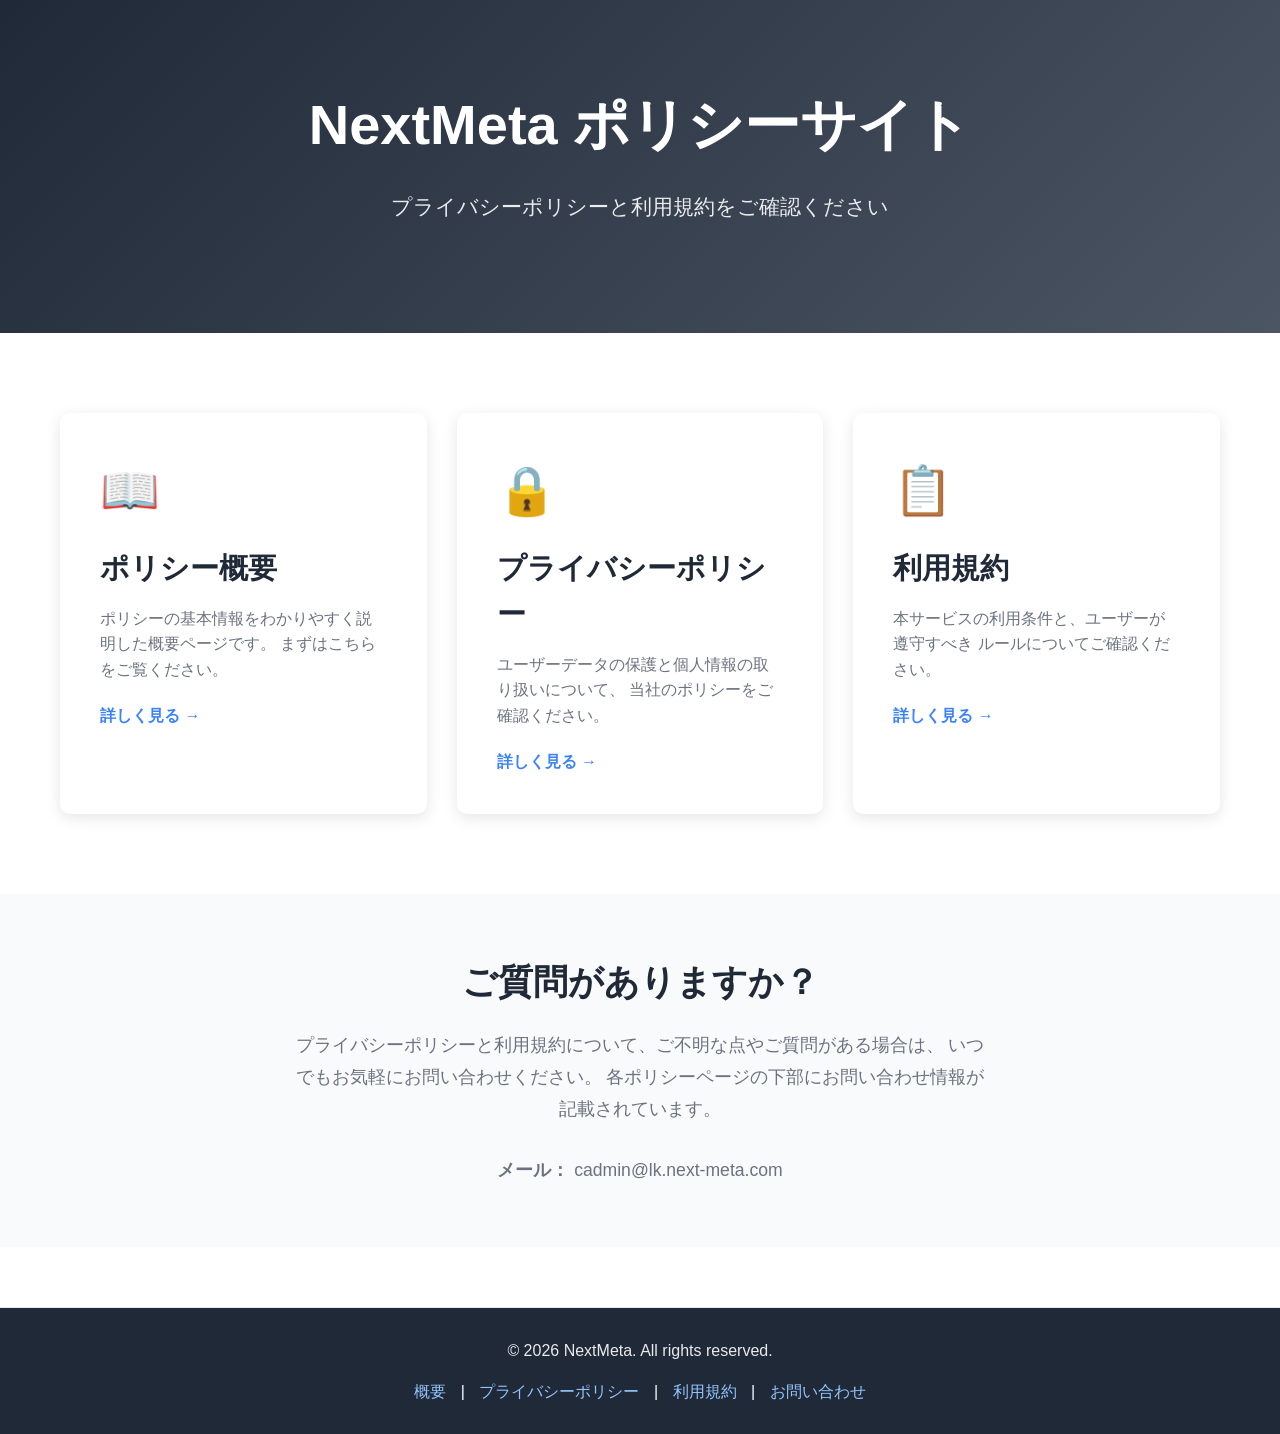
<file: index.html>
<!DOCTYPE html>
<html lang="ja">
<script src="//kitchen.juicer.cc/?color=VlwYxpRYiVg=" async></script>
<head>
<script src="https://web.cmp.usercentrics.eu/modules/autoblocker.js"></script>
<script id="usercentrics-cmp" src="https://web.cmp.usercentrics.eu/ui/loader.js" data-settings-id="EXtYlQa55L1xMT" async></script>
<script async src="https://t.contentsquare.net/uxa/86a9eeb36c43a.js"></script>
<!-- Paste this right before your closing </head> tag -->
<script type="text/javascript">
  (function(e,c){if(!c.__SV){var l,h;window.mixpanel=c;c._i=[];c.init=function(q,r,f){function t(d,a){var g=a.split(".");2==g.length&&(d=d[g[0]],a=g[1]);d[a]=function(){d.push([a].concat(Array.prototype.slice.call(arguments,0)))}}var b=c;"undefined"!==typeof f?b=c[f]=[]:f="mixpanel";b.people=b.people||[];b.toString=function(d){var a="mixpanel";"mixpanel"!==f&&(a+="."+f);d||(a+=" (stub)");return a};b.people.toString=function(){return b.toString(1)+".people (stub)"};l="disable time_event track track_pageview track_links track_forms track_with_groups add_group set_group remove_group register register_once alias unregister identify name_tag set_config reset opt_in_tracking opt_out_tracking has_opted_in_tracking has_opted_out_tracking clear_opt_in_out_tracking start_batch_senders start_session_recording stop_session_recording people.set people.set_once people.unset people.increment people.append people.union people.track_charge people.clear_charges people.delete_user people.remove".split(" ");
  for(h=0;h<l.length;h++)t(b,l[h]);var n="set set_once union unset remove delete".split(" ");b.get_group=function(){function d(p){a[p]=function(){b.push([g,[p].concat(Array.prototype.slice.call(arguments,0))])}}for(var a={},g=["get_group"].concat(Array.prototype.slice.call(arguments,0)),m=0;m<n.length;m++)d(n[m]);return a};c._i.push([q,r,f])};c.__SV=1.2;var k=e.createElement("script");k.type="text/javascript";k.async=!0;k.src="undefined"!==typeof MIXPANEL_CUSTOM_LIB_URL?MIXPANEL_CUSTOM_LIB_URL:"file:"===
  e.location.protocol&&"//cdn.mxpnl.com/libs/mixpanel-2-latest.min.js".match(/^\/\//)?"https://cdn.mxpnl.com/libs/mixpanel-2-latest.min.js":"//cdn.mxpnl.com/libs/mixpanel-2-latest.min.js";e=e.getElementsByTagName("script")[0];e.parentNode.insertBefore(k,e)}})(document,window.mixpanel||[])

  mixpanel.init('b0b1e87a9ccf22bca6f947d60c92c5c0', {
    autocapture: true,
    record_sessions_percent: 100,
  })

</script>
<script type="text/javascript" src="https://cdn.weglot.com/weglot.min.js"></script>
<script>
    Weglot.initialize({
        api_key: 'wg_0b091bc07c39ea97ccd2bb5add81b0361'
    });
</script>
<script type="text/javascript">
  window._mfq = window._mfq || [];
  (function() {
    var mf = document.createElement("script");
    mf.type = "text/javascript"; mf.defer = true;
    mf.src = "//cdn.mouseflow.com/projects/fbd34e02-4b70-4037-8fe4-d5489cc6f438.js";
    document.getElementsByTagName("head")[0].appendChild(mf);
  })();
</script>
    <meta charset="UTF-8">
    <meta name="viewport" content="width=device-width, initial-scale=1.0">
    <title>NextMeta - PrivacyPolicy</title>
    <link rel="icon" href="https://cdn.01.next-meta-cloud.com/fav/IMG_0611.jpeg" type="image/jpeg">
    <link rel="stylesheet" href="css/styles.css">
    <style>
        .hero {
            background: linear-gradient(135deg, #1f2937 0%, #4b5563 100%);
            color: white;
            padding: 80px 20px;
            text-align: center;
        }

        .hero h1 {
            font-size: 3.5em;
            margin-bottom: 20px;
            font-weight: 700;
        }

        .hero p {
            font-size: 1.3em;
            margin-bottom: 30px;
            opacity: 0.9;
        }

        .cards-container {
            display: grid;
            grid-template-columns: repeat(auto-fit, minmax(300px, 1fr));
            gap: 30px;
            padding: 80px 20px;
            max-width: 1200px;
            margin: 0 auto;
        }

        .card {
            background: white;
            border-radius: 10px;
            padding: 40px;
            box-shadow: 0 4px 15px rgba(0, 0, 0, 0.1);
            transition: transform 0.3s ease, box-shadow 0.3s ease;
            text-decoration: none;
            color: inherit;
        }

        .card:hover {
            transform: translateY(-5px);
            box-shadow: 0 8px 25px rgba(0, 0, 0, 0.15);
        }

        .card-icon {
            font-size: 3em;
            margin-bottom: 15px;
        }

        .card h2 {
            font-size: 1.8em;
            margin-bottom: 15px;
            color: #1f2937;
        }

        .card p {
            color: #6b7280;
            line-height: 1.6;
            margin-bottom: 20px;
        }

        .card-link {
            display: inline-block;
            color: #3b82f6;
            font-weight: 600;
            text-decoration: none;
            transition: color 0.3s ease;
        }

        .card-link:hover {
            color: #2563eb;
            text-decoration: underline;
        }

        .info-section {
            background: #f9fafb;
            padding: 60px 20px;
            text-align: center;
        }

        .info-section h2 {
            font-size: 2.2em;
            margin-bottom: 20px;
            color: #1f2937;
        }

        .info-section p {
            font-size: 1.1em;
            color: #6b7280;
            max-width: 700px;
            margin: 0 auto 30px;
            line-height: 1.8;
        }

        @media (max-width: 768px) {
            .hero h1 {
                font-size: 2.2em;
            }

            .hero p {
                font-size: 1.1em;
            }

            .cards-container {
                padding: 40px 20px;
            }

            .card {
                padding: 30px;
            }
        }
    </style>
</head>
<body>
    <div class="container">
        <!-- ヒーロー section -->
        <section class="hero">
            <h1>NextMeta ポリシーサイト</h1>
            <p>プライバシーポリシーと利用規約をご確認ください</p>
        </section>

        <!-- カードセクション -->
        <div class="cards-container">
            <!-- 概要カード -->
            <a href="pages/overview" class="card">
                <div class="card-icon">📖</div>
                <h2>ポリシー概要</h2>
                <p>
                    ポリシーの基本情報をわかりやすく説明した概要ページです。
                    まずはこちらをご覧ください。
                </p>
                <span class="card-link">詳しく見る →</span>
            </a>

            <!-- プライバシーポリシーカード -->
            <a href="pages/privacy" class="card">
                <div class="card-icon">🔒</div>
                <h2>プライバシーポリシー</h2>
                <p>
                    ユーザーデータの保護と個人情報の取り扱いについて、
                    当社のポリシーをご確認ください。
                </p>
                <span class="card-link">詳しく見る →</span>
            </a>

            <!-- 利用規約カード -->
            <a href="pages/terms" class="card">
                <div class="card-icon">📋</div>
                <h2>利用規約</h2>
                <p>
                    本サービスの利用条件と、ユーザーが遵守すべき
                    ルールについてご確認ください。
                </p>
                <span class="card-link">詳しく見る →</span>
            </a>
        </div>

        <!-- 情報セクション -->
        <section class="info-section">
            <h2>ご質問がありますか？</h2>
            <p>
                プライバシーポリシーと利用規約について、ご不明な点やご質問がある場合は、
                いつでもお気軽にお問い合わせください。
                各ポリシーページの下部にお問い合わせ情報が記載されています。
            </p>
            <p style="margin-bottom: 0;">
                <strong>メール：</strong> cadmin@lk.next-meta.com<br
            </p>
        </section>

        <!-- フッター -->
        <footer class="footer">
            <div class="footer-content">
                <p>&copy; 2026 NextMeta. All rights reserved.</p>
                <div class="footer-links">
                    <a href="pages/overview">概要</a> | 
                    <a href="pages/privacy">プライバシーポリシー</a> | 
                    <a href="pages/terms">利用規約</a> | 
                    <a href="#">お問い合わせ</a>
                </div>
            </div>
        </footer>
    </div>

    <script src="js/script.js"></script>
</body>
</html>
</file>
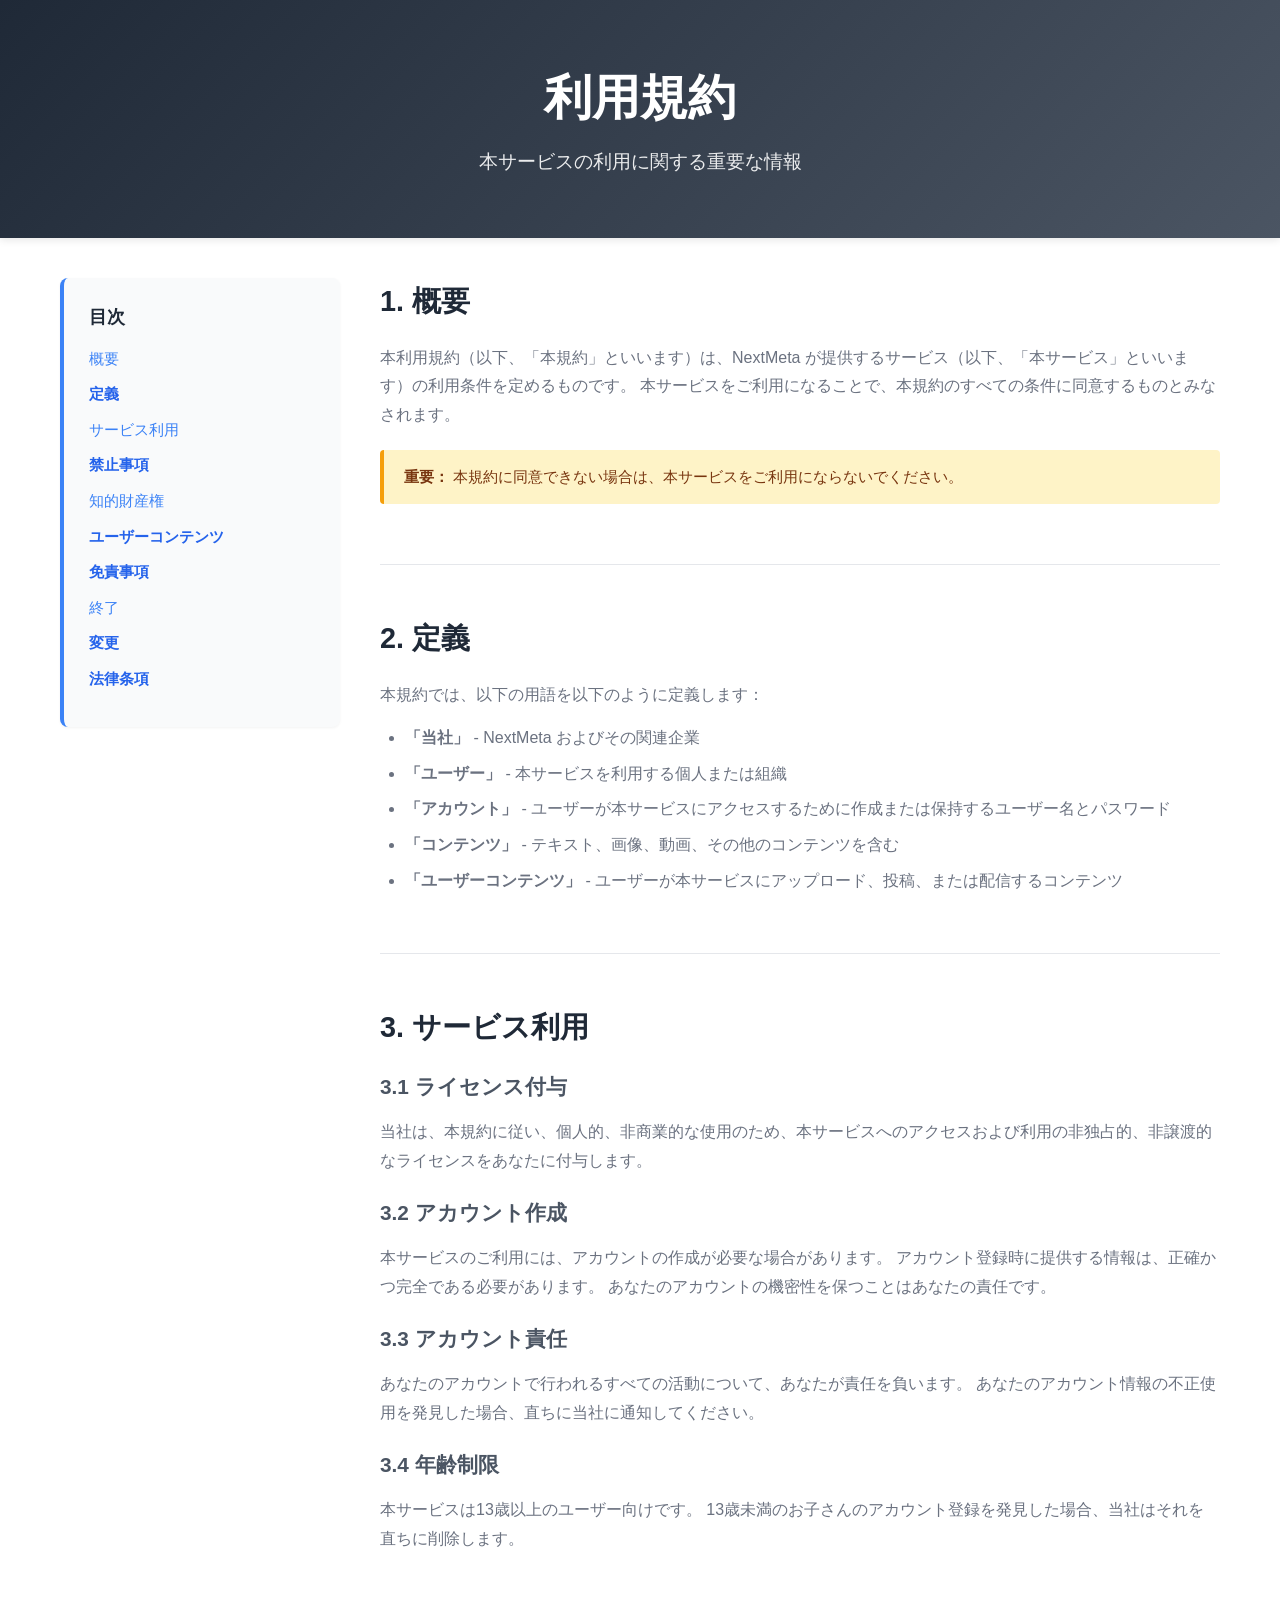
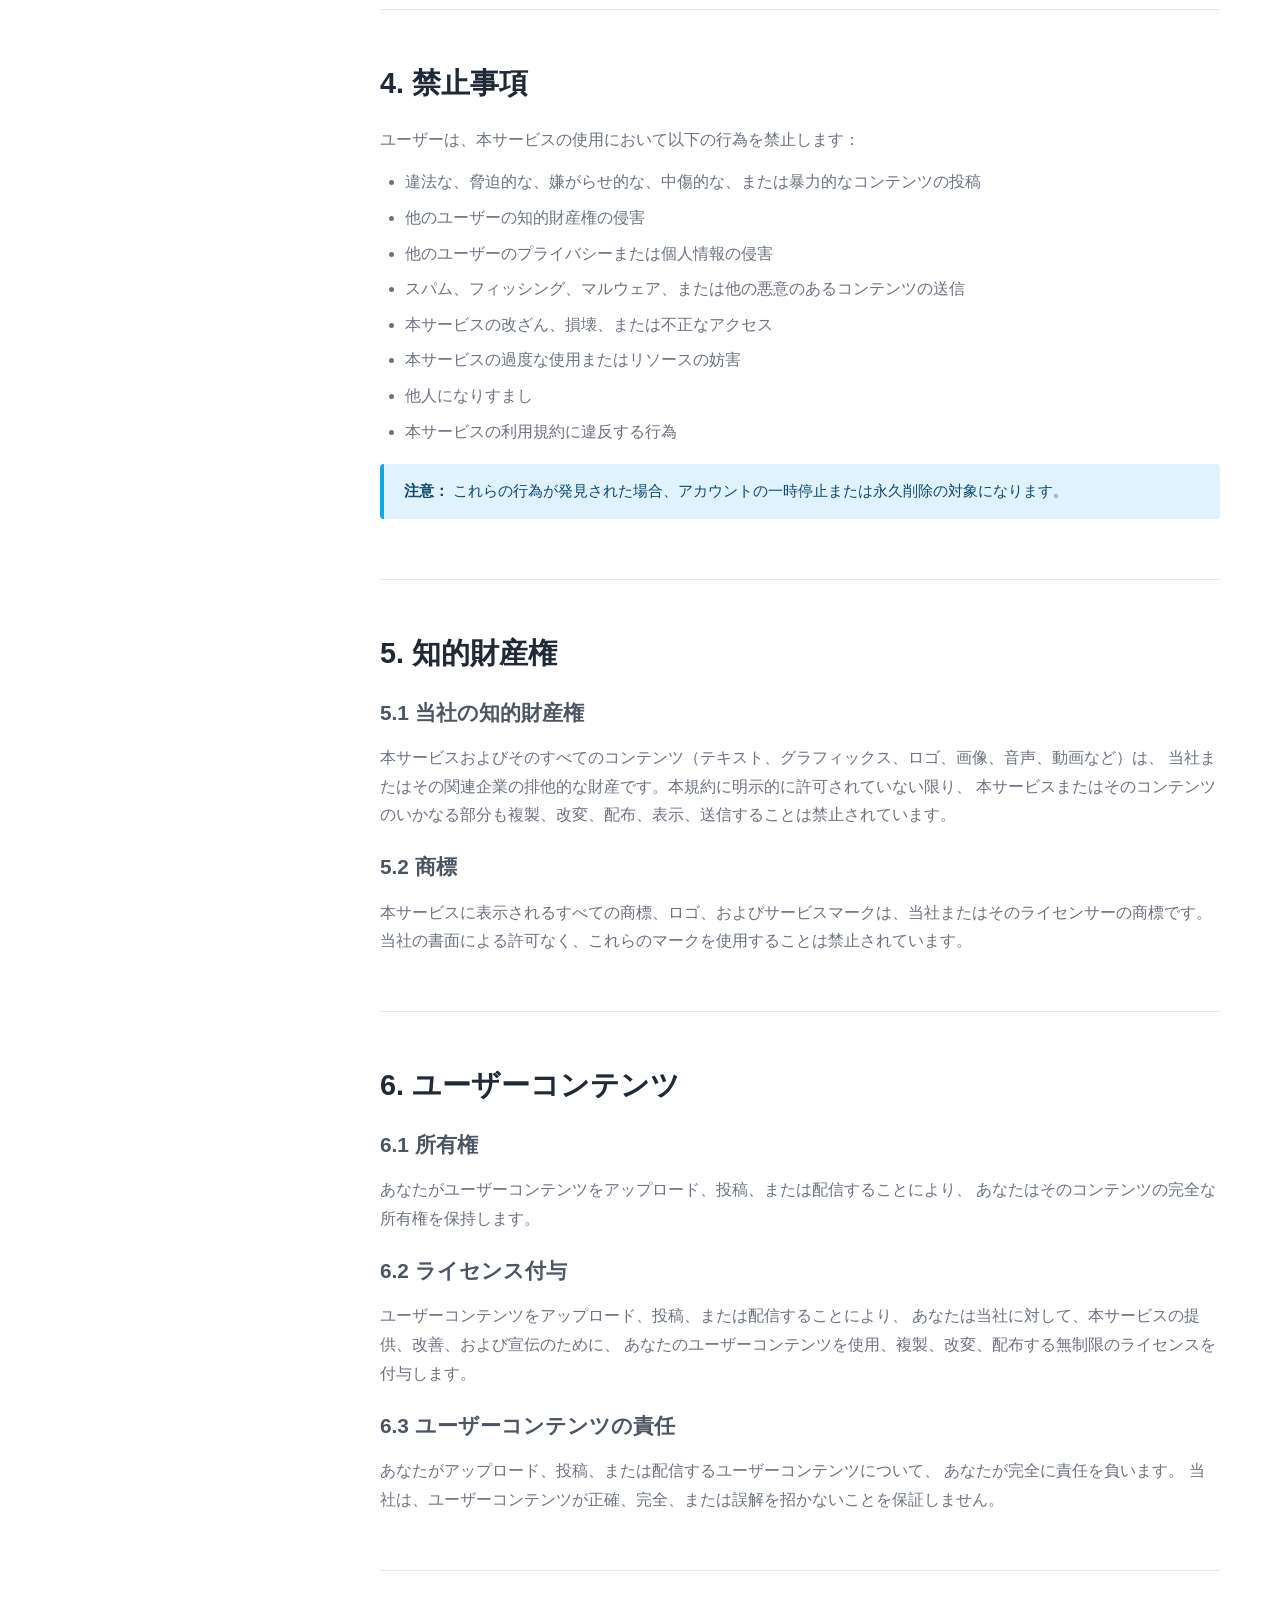
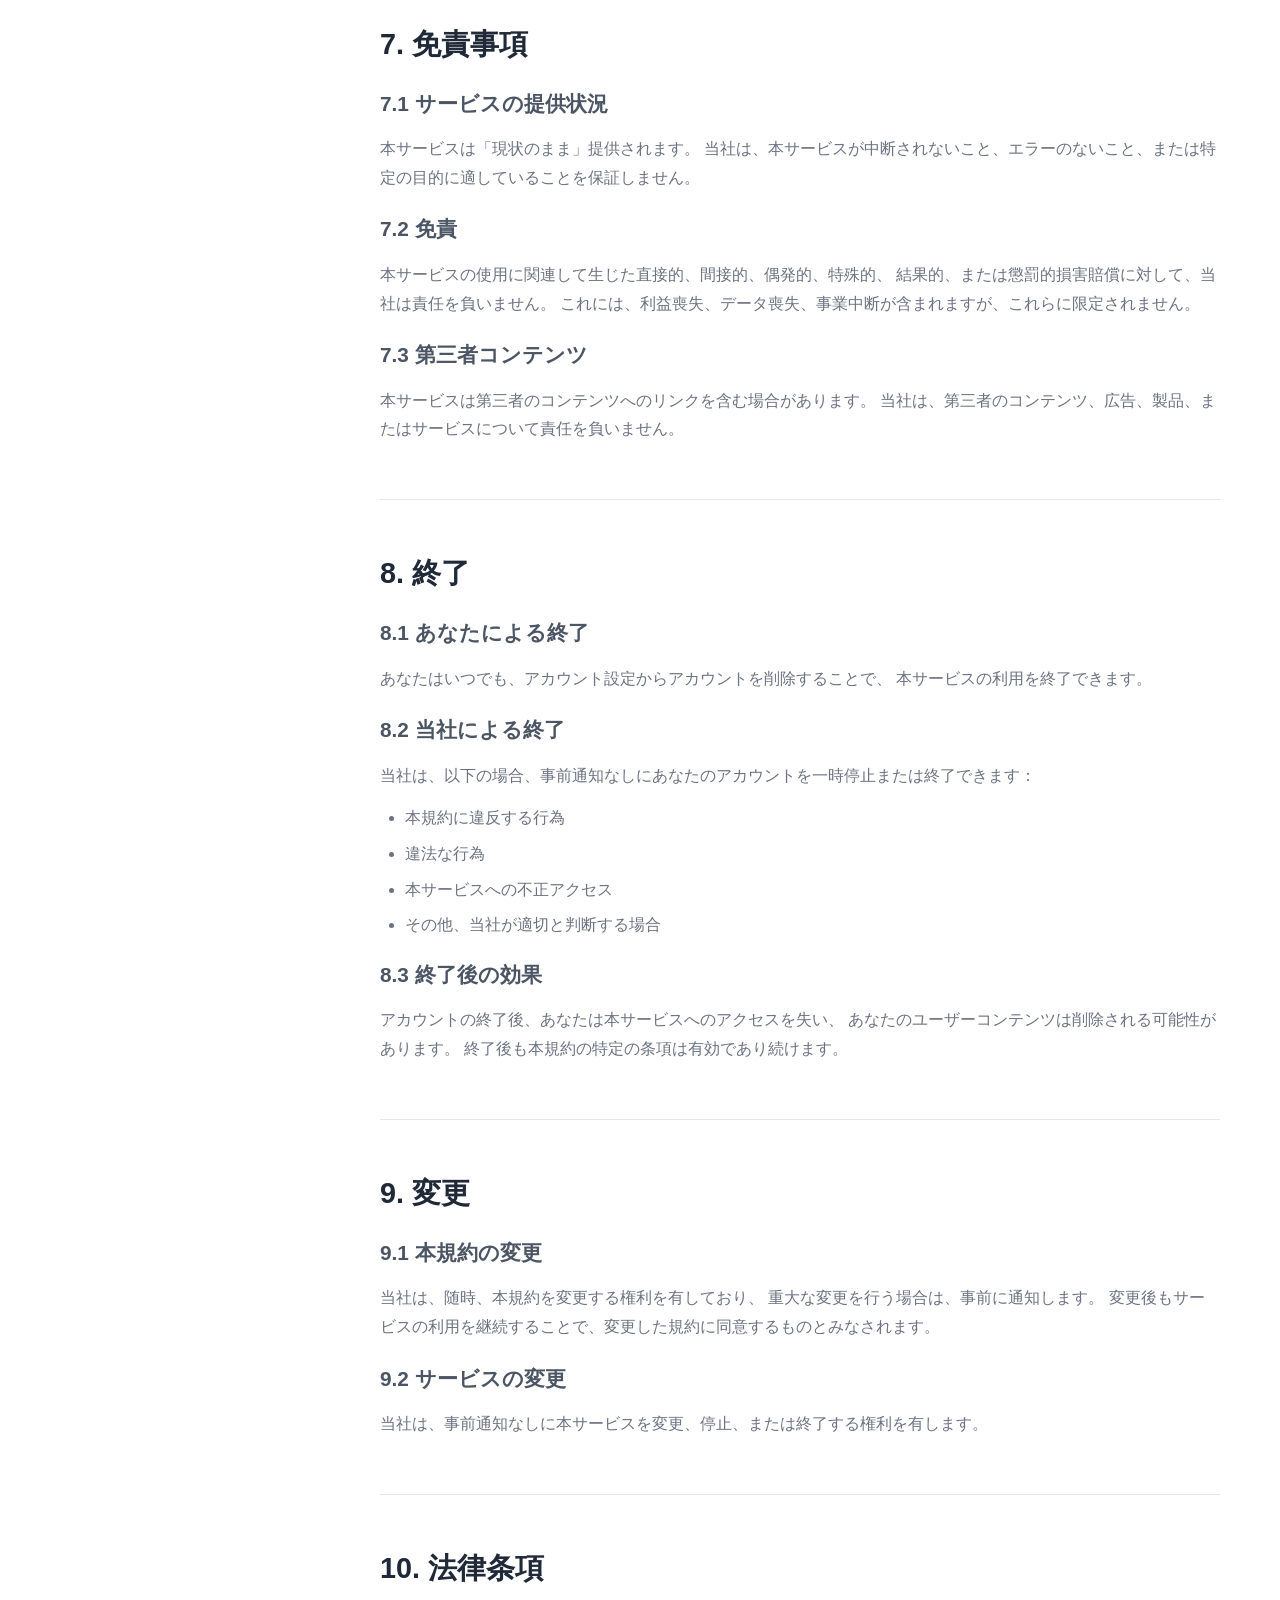
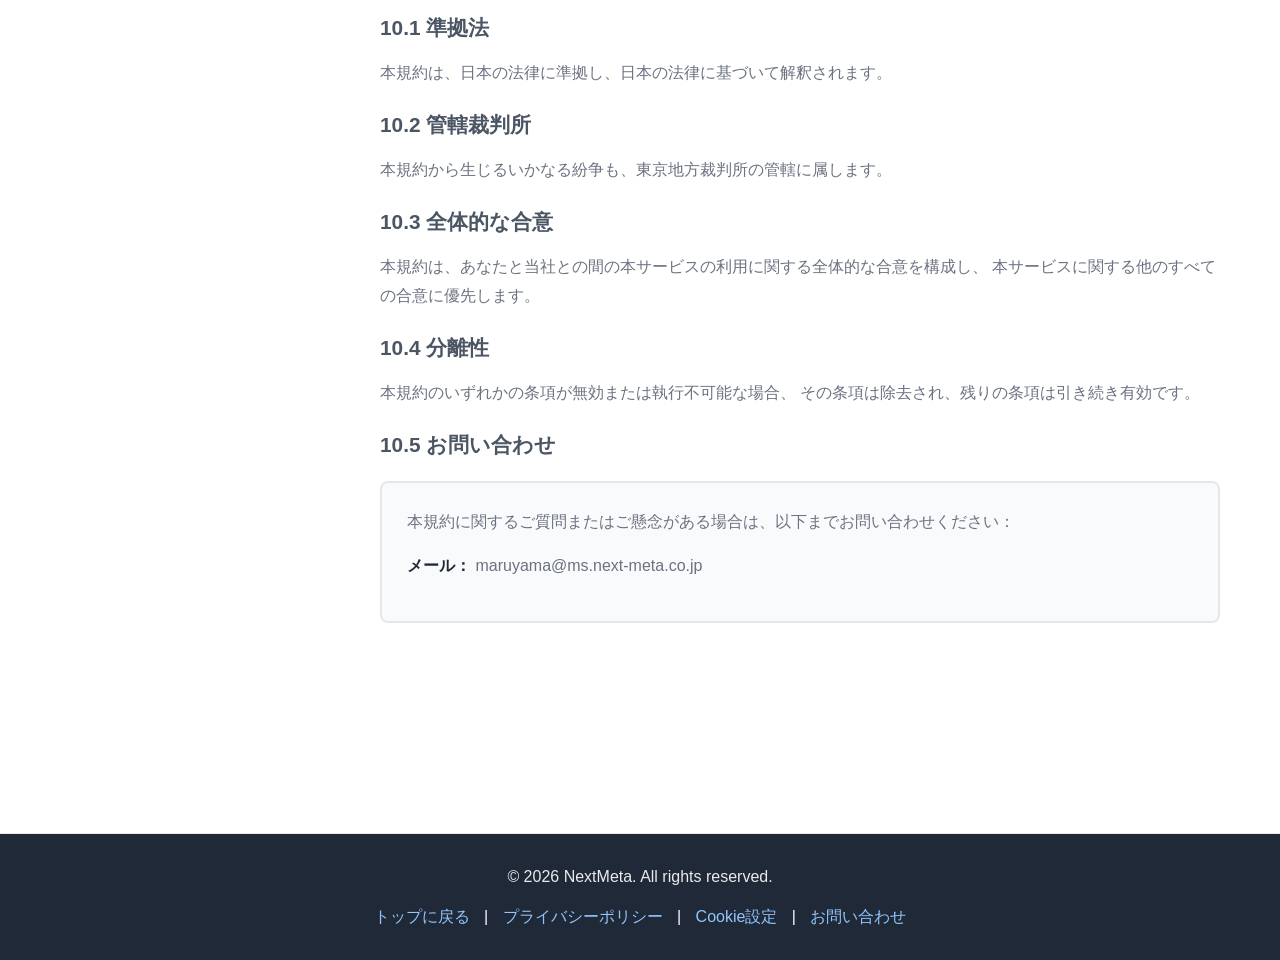
<file: terms.html>
<!DOCTYPE html>
<html lang="ja">
<head>
    <meta charset="UTF-8">
    <meta name="viewport" content="width=device-width, initial-scale=1.0">
    <title>利用規約</title>
    <link rel="stylesheet" href="styles.css">
</head>
<body>
    <div class="container">
        <!-- ヘッダー -->
        <header class="header">
            <div class="header-content">
                <h1>利用規約</h1>
                <p class="subtitle">本サービスの利用に関する重要な情報</p>
            </div>
        </header>

        <!-- サイドナビゲーション -->
        <div class="main-content">
            <aside class="sidebar">
                <nav class="toc">
                    <h3>目次</h3>
                    <ul>
                        <li><a href="#overview">概要</a></li>
                        <li><a href="#definitions">定義</a></li>
                        <li><a href="#use">サービス利用</a></li>
                        <li><a href="#restrictions">禁止事項</a></li>
                        <li><a href="#intellectual">知的財産権</a></li>
                        <li><a href="#user-content">ユーザーコンテンツ</a></li>
                        <li><a href="#liability">免責事項</a></li>
                        <li><a href="#termination">終了</a></li>
                        <li><a href="#changes">変更</a></li>
                        <li><a href="#legal">法律条項</a></li>
                    </ul>
                </nav>
            </aside>

            <!-- メインコンテンツ -->
            <main class="content">
                <!-- 概要 -->
                <section id="overview" class="policy-section">
                    <h2>1. 概要</h2>
                    <p>
                        本利用規約（以下、「本規約」といいます）は、NextMeta が提供するサービス（以下、「本サービス」といいます）の利用条件を定めるものです。
                        本サービスをご利用になることで、本規約のすべての条件に同意するものとみなされます。
                    </p>
                    <div class="warning-box">
                        <strong>重要：</strong> 本規約に同意できない場合は、本サービスをご利用にならないでください。
                    </div>
                </section>

                <!-- 定義 -->
                <section id="definitions" class="policy-section">
                    <h2>2. 定義</h2>
                    <p>本規約では、以下の用語を以下のように定義します：</p>
                    <ul>
                        <li><strong>「当社」</strong> - NextMeta およびその関連企業</li>
                        <li><strong>「ユーザー」</strong> - 本サービスを利用する個人または組織</li>
                        <li><strong>「アカウント」</strong> - ユーザーが本サービスにアクセスするために作成または保持するユーザー名とパスワード</li>
                        <li><strong>「コンテンツ」</strong> - テキスト、画像、動画、その他のコンテンツを含む</li>
                        <li><strong>「ユーザーコンテンツ」</strong> - ユーザーが本サービスにアップロード、投稿、または配信するコンテンツ</li>
                    </ul>
                </section>

                <!-- サービス利用 -->
                <section id="use" class="policy-section">
                    <h2>3. サービス利用</h2>
                    
                    <h3>3.1 ライセンス付与</h3>
                    <p>
                        当社は、本規約に従い、個人的、非商業的な使用のため、本サービスへのアクセスおよび利用の非独占的、非譲渡的なライセンスをあなたに付与します。
                    </p>

                    <h3>3.2 アカウント作成</h3>
                    <p>
                        本サービスのご利用には、アカウントの作成が必要な場合があります。
                        アカウント登録時に提供する情報は、正確かつ完全である必要があります。
                        あなたのアカウントの機密性を保つことはあなたの責任です。
                    </p>

                    <h3>3.3 アカウント責任</h3>
                    <p>
                        あなたのアカウントで行われるすべての活動について、あなたが責任を負います。
                        あなたのアカウント情報の不正使用を発見した場合、直ちに当社に通知してください。
                    </p>

                    <h3>3.4 年齢制限</h3>
                    <p>
                        本サービスは13歳以上のユーザー向けです。
                        13歳未満のお子さんのアカウント登録を発見した場合、当社はそれを直ちに削除します。
                    </p>
                </section>

                <!-- 禁止事項 -->
                <section id="restrictions" class="policy-section">
                    <h2>4. 禁止事項</h2>
                    <p>ユーザーは、本サービスの使用において以下の行為を禁止します：</p>
                    <ul>
                        <li>違法な、脅迫的な、嫌がらせ的な、中傷的な、または暴力的なコンテンツの投稿</li>
                        <li>他のユーザーの知的財産権の侵害</li>
                        <li>他のユーザーのプライバシーまたは個人情報の侵害</li>
                        <li>スパム、フィッシング、マルウェア、または他の悪意のあるコンテンツの送信</li>
                        <li>本サービスの改ざん、損壊、または不正なアクセス</li>
                        <li>本サービスの過度な使用またはリソースの妨害</li>
                        <li>他人になりすまし</li>
                        <li>本サービスの利用規約に違反する行為</li>
                    </ul>
                    <div class="info-box">
                        <strong>注意：</strong> これらの行為が発見された場合、アカウントの一時停止または永久削除の対象になります。
                    </div>
                </section>

                <!-- 知的財産権 -->
                <section id="intellectual" class="policy-section">
                    <h2>5. 知的財産権</h2>
                    
                    <h3>5.1 当社の知的財産権</h3>
                    <p>
                        本サービスおよびそのすべてのコンテンツ（テキスト、グラフィックス、ロゴ、画像、音声、動画など）は、
                        当社またはその関連企業の排他的な財産です。本規約に明示的に許可されていない限り、
                        本サービスまたはそのコンテンツのいかなる部分も複製、改変、配布、表示、送信することは禁止されています。
                    </p>

                    <h3>5.2 商標</h3>
                    <p>
                        本サービスに表示されるすべての商標、ロゴ、およびサービスマークは、当社またはそのライセンサーの商標です。
                        当社の書面による許可なく、これらのマークを使用することは禁止されています。
                    </p>
                </section>

                <!-- ユーザーコンテンツ -->
                <section id="user-content" class="policy-section">
                    <h2>6. ユーザーコンテンツ</h2>
                    
                    <h3>6.1 所有権</h3>
                    <p>
                        あなたがユーザーコンテンツをアップロード、投稿、または配信することにより、
                        あなたはそのコンテンツの完全な所有権を保持します。
                    </p>

                    <h3>6.2 ライセンス付与</h3>
                    <p>
                        ユーザーコンテンツをアップロード、投稿、または配信することにより、
                        あなたは当社に対して、本サービスの提供、改善、および宣伝のために、
                        あなたのユーザーコンテンツを使用、複製、改変、配布する無制限のライセンスを付与します。
                    </p>

                    <h3>6.3 ユーザーコンテンツの責任</h3>
                    <p>
                        あなたがアップロード、投稿、または配信するユーザーコンテンツについて、
                        あなたが完全に責任を負います。
                        当社は、ユーザーコンテンツが正確、完全、または誤解を招かないことを保証しません。
                    </p>
                </section>

                <!-- 免責事項 -->
                <section id="liability" class="policy-section">
                    <h2>7. 免責事項</h2>
                    
                    <h3>7.1 サービスの提供状況</h3>
                    <p>
                        本サービスは「現状のまま」提供されます。
                        当社は、本サービスが中断されないこと、エラーのないこと、または特定の目的に適していることを保証しません。
                    </p>

                    <h3>7.2 免責</h3>
                    <p>
                        本サービスの使用に関連して生じた直接的、間接的、偶発的、特殊的、
                        結果的、または懲罰的損害賠償に対して、当社は責任を負いません。
                        これには、利益喪失、データ喪失、事業中断が含まれますが、これらに限定されません。
                    </p>

                    <h3>7.3 第三者コンテンツ</h3>
                    <p>
                        本サービスは第三者のコンテンツへのリンクを含む場合があります。
                        当社は、第三者のコンテンツ、広告、製品、またはサービスについて責任を負いません。
                    </p>
                </section>

                <!-- 終了 -->
                <section id="termination" class="policy-section">
                    <h2>8. 終了</h2>
                    
                    <h3>8.1 あなたによる終了</h3>
                    <p>
                        あなたはいつでも、アカウント設定からアカウントを削除することで、
                        本サービスの利用を終了できます。
                    </p>

                    <h3>8.2 当社による終了</h3>
                    <p>
                        当社は、以下の場合、事前通知なしにあなたのアカウントを一時停止または終了できます：
                    </p>
                    <ul>
                        <li>本規約に違反する行為</li>
                        <li>違法な行為</li>
                        <li>本サービスへの不正アクセス</li>
                        <li>その他、当社が適切と判断する場合</li>
                    </ul>

                    <h3>8.3 終了後の効果</h3>
                    <p>
                        アカウントの終了後、あなたは本サービスへのアクセスを失い、
                        あなたのユーザーコンテンツは削除される可能性があります。
                        終了後も本規約の特定の条項は有効であり続けます。
                    </p>
                </section>

                <!-- 変更 -->
                <section id="changes" class="policy-section">
                    <h2>9. 変更</h2>
                    
                    <h3>9.1 本規約の変更</h3>
                    <p>
                        当社は、随時、本規約を変更する権利を有しており、
                        重大な変更を行う場合は、事前に通知します。
                        変更後もサービスの利用を継続することで、変更した規約に同意するものとみなされます。
                    </p>

                    <h3>9.2 サービスの変更</h3>
                    <p>
                        当社は、事前通知なしに本サービスを変更、停止、または終了する権利を有します。
                    </p>
                </section>

                <!-- 法律条項 -->
                <section id="legal" class="policy-section">
                    <h2>10. 法律条項</h2>
                    
                    <h3>10.1 準拠法</h3>
                    <p>
                        本規約は、日本の法律に準拠し、日本の法律に基づいて解釈されます。
                    </p>

                    <h3>10.2 管轄裁判所</h3>
                    <p>
                        本規約から生じるいかなる紛争も、東京地方裁判所の管轄に属します。
                    </p>

                    <h3>10.3 全体的な合意</h3>
                    <p>
                        本規約は、あなたと当社との間の本サービスの利用に関する全体的な合意を構成し、
                        本サービスに関する他のすべての合意に優先します。
                    </p>

                    <h3>10.4 分離性</h3>
                    <p>
                        本規約のいずれかの条項が無効または執行不可能な場合、
                        その条項は除去され、残りの条項は引き続き有効です。
                    </p>

                    <h3>10.5 お問い合わせ</h3>
                    <div class="contact-box">
                        <p>
                            本規約に関するご質問またはご懸念がある場合は、以下までお問い合わせください：
                        </p>
                        <p>
                            <strong>メール：</strong> maruyama@ms.next-meta.co.jp
                        </p>
                    </div>
                </section>
            </main>
        </div>

        <!-- フッター -->
        <footer class="footer">
            <div class="footer-content">
                <p>&copy; 2026 NextMeta. All rights reserved.</p>
                <div class="footer-links">
                    <a href="#overview">トップに戻る</a> | 
                    <a href="index.html">プライバシーポリシー</a> | 
                    <a href="#">Cookie設定</a> | 
                    <a href="#">お問い合わせ</a>
                </div>
            </div>
        </footer>
    </div>

    <script src="script.js"></script>
</body>
</html>
</file>
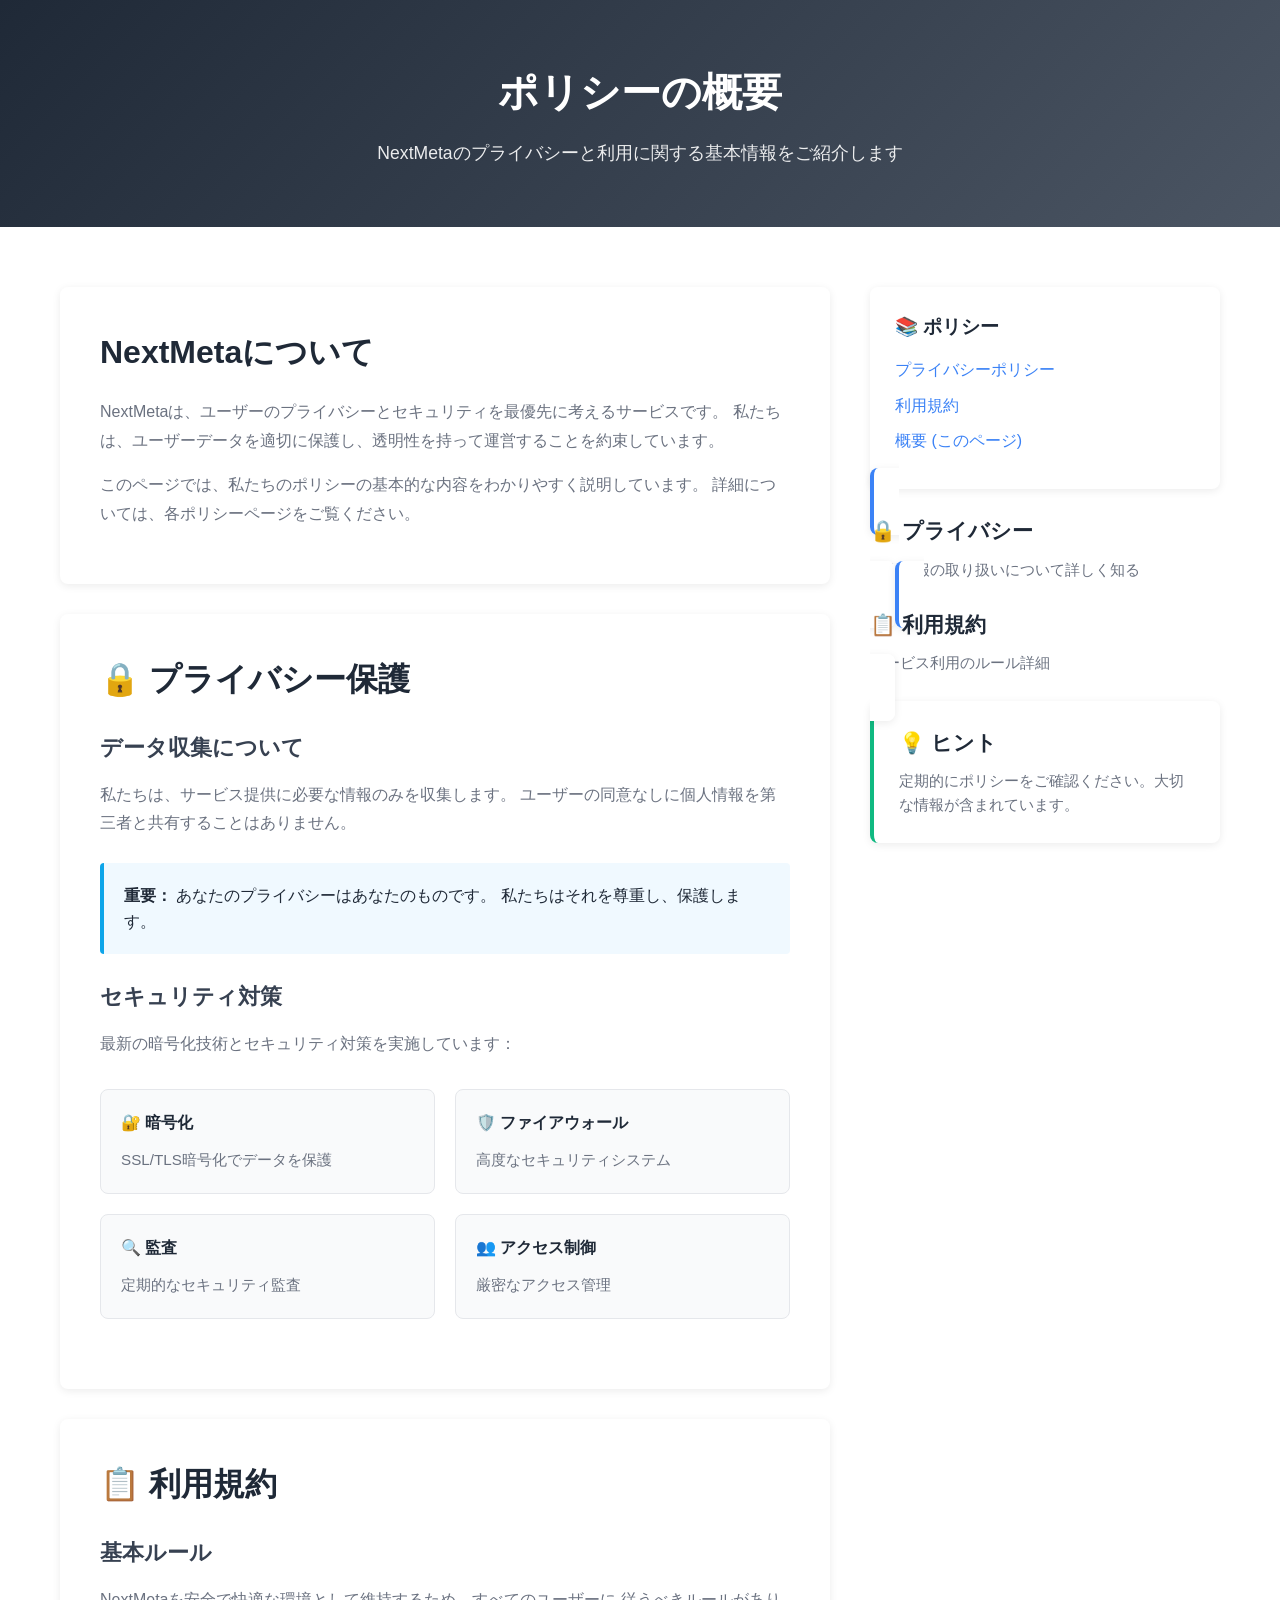
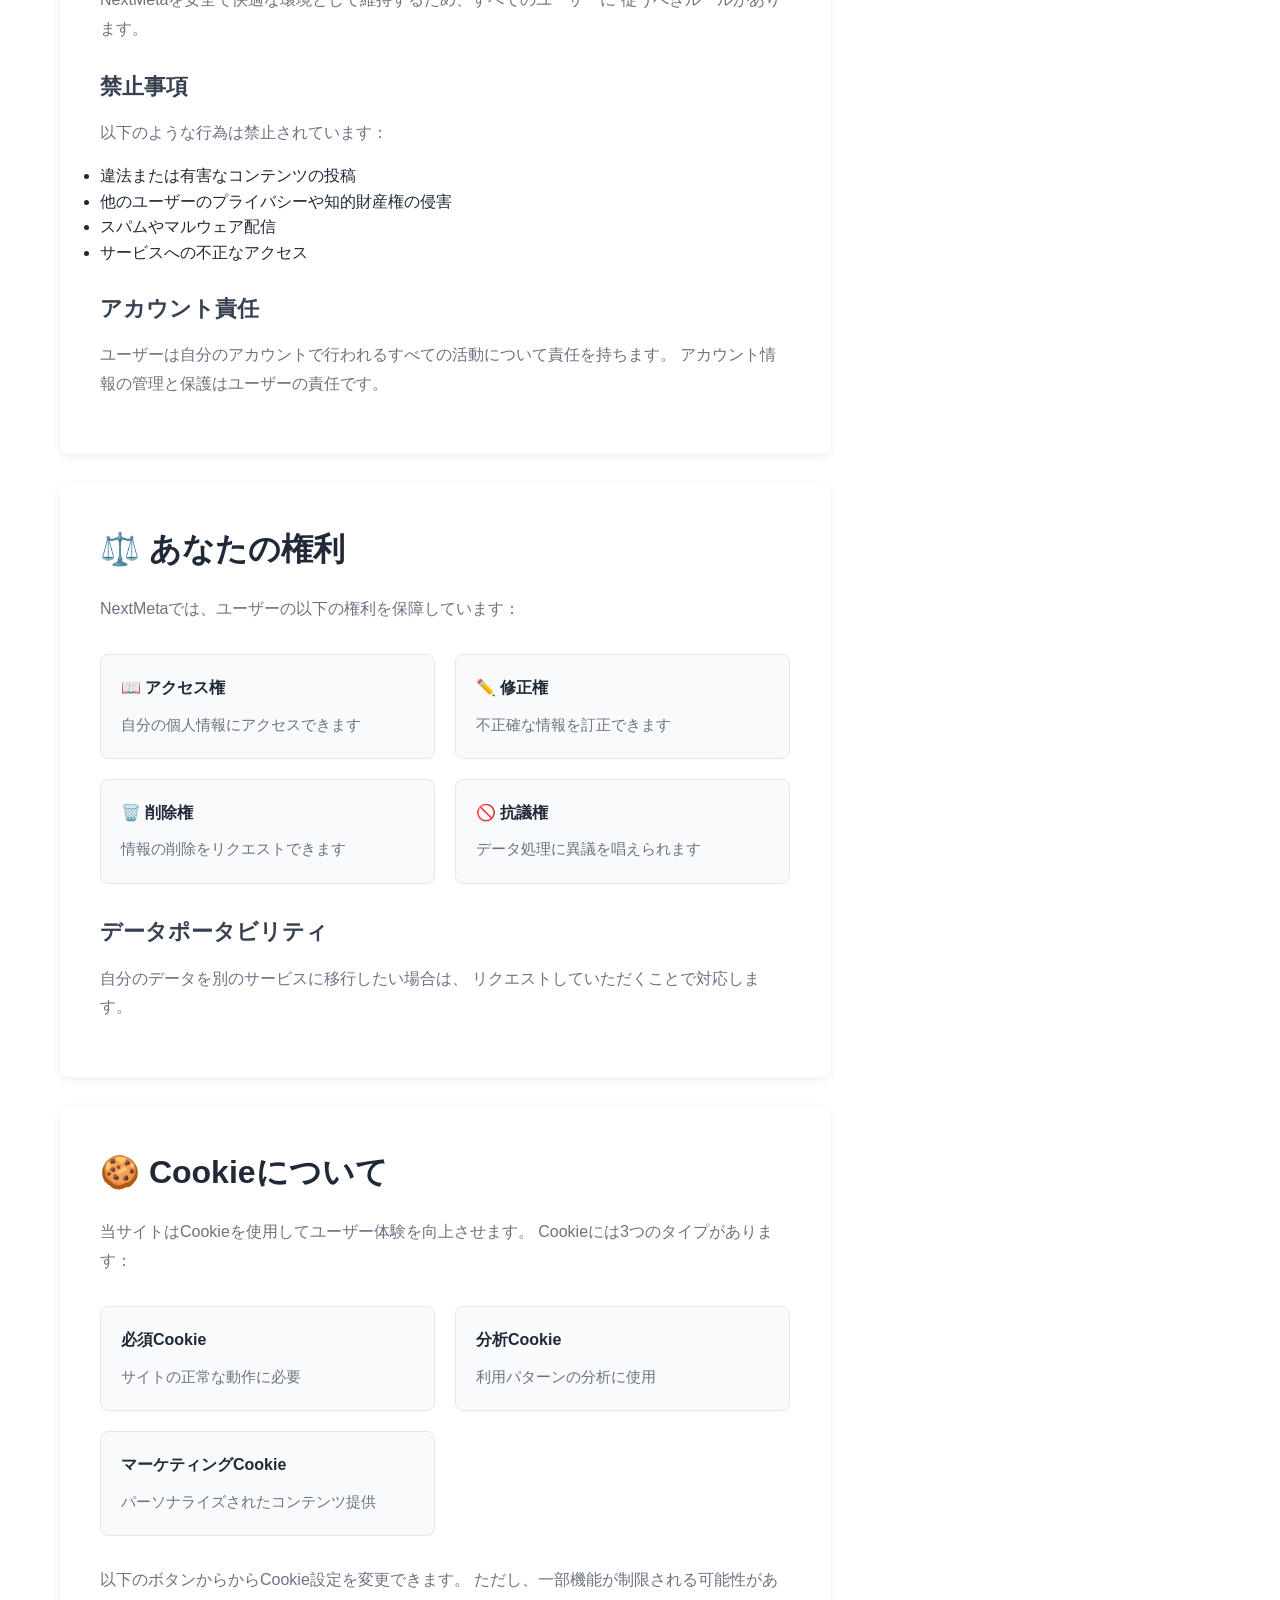
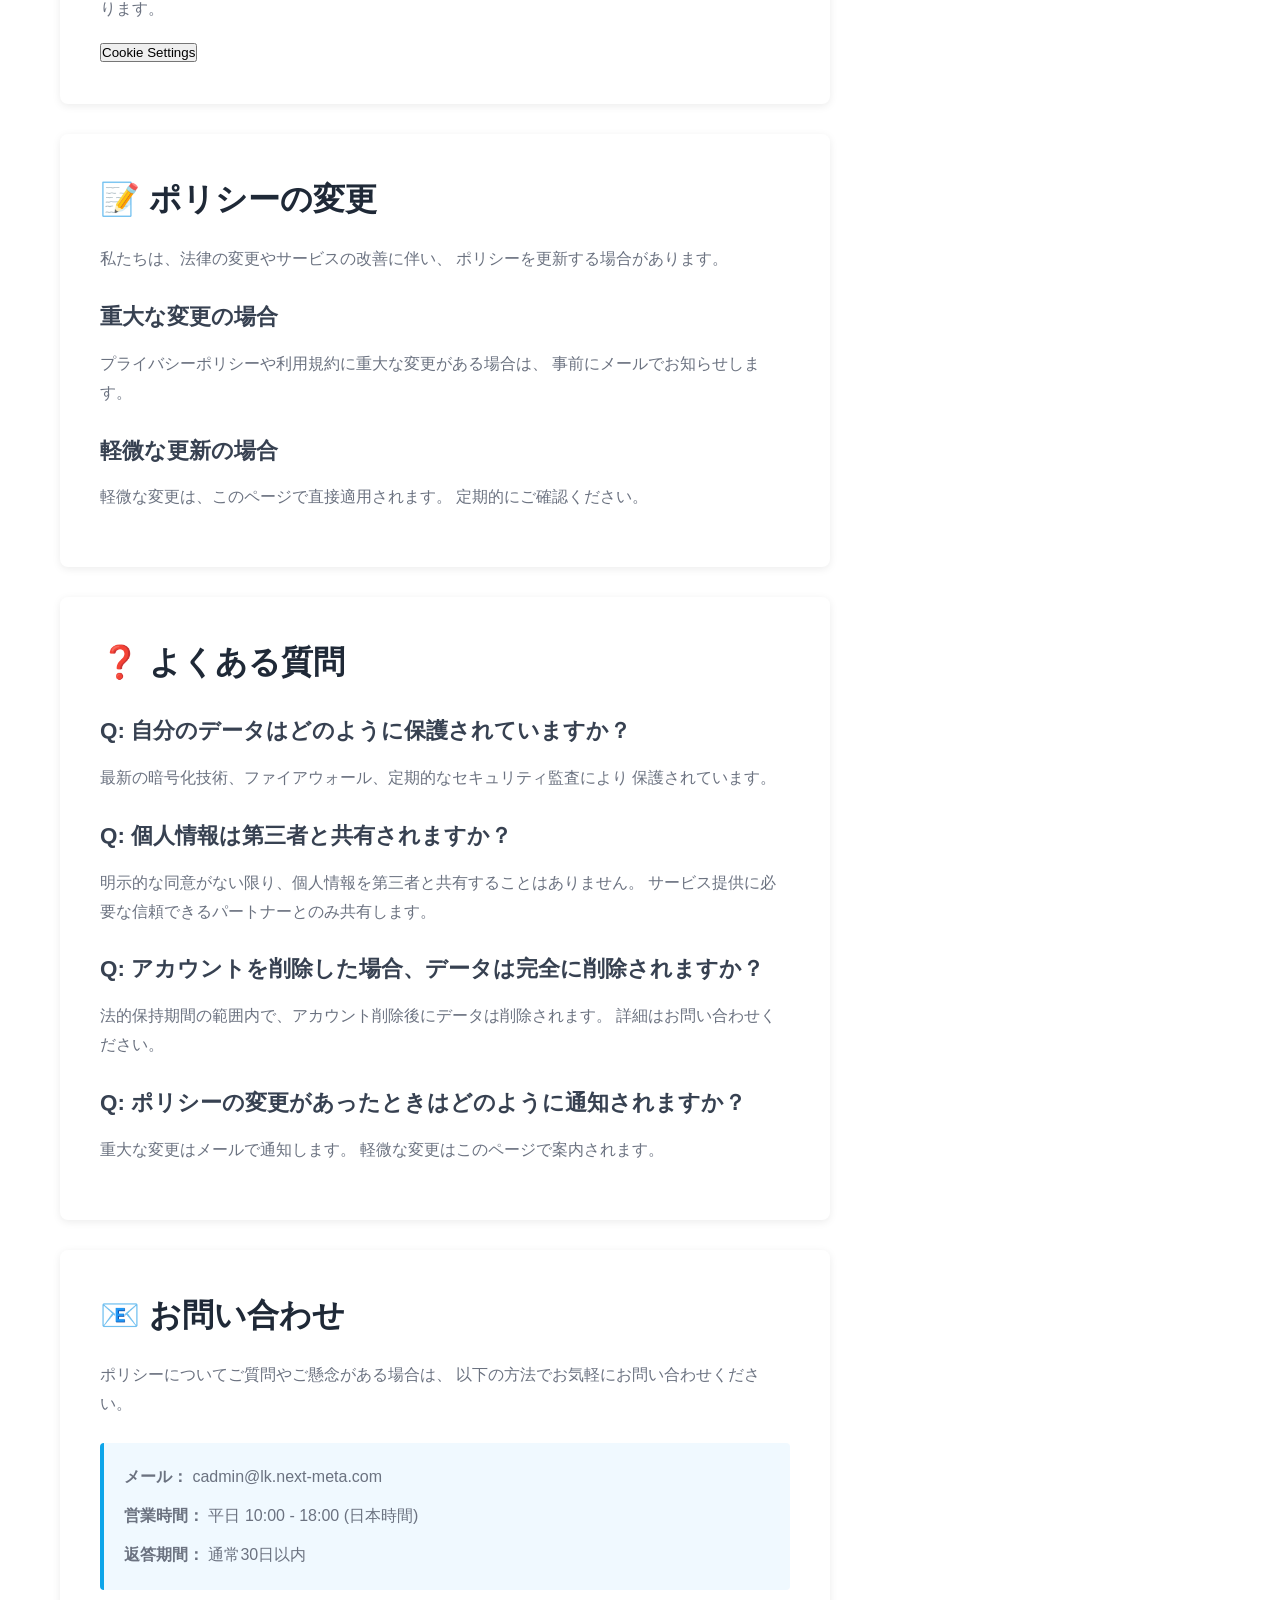
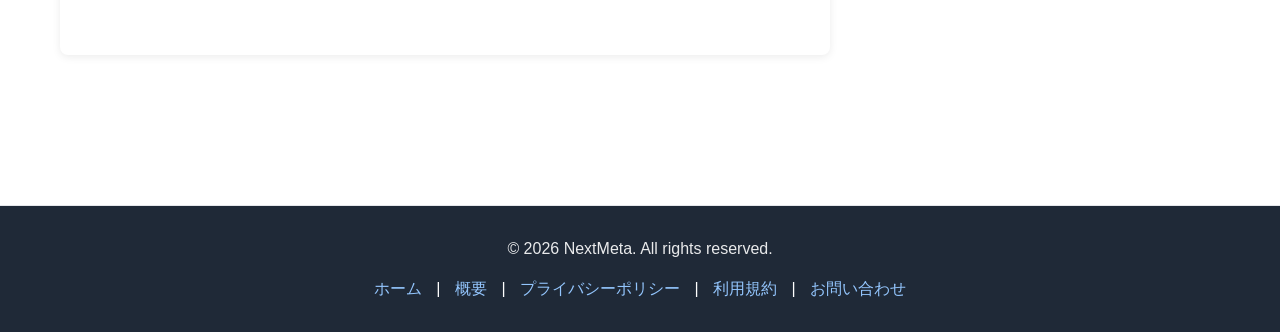
<file: pages/overview.html>
<!DOCTYPE html>
<html lang="ja">
<script src="//kitchen.juicer.cc/?color=VlwYxpRYiVg=" async></script>
<head>
<script src="https://web.cmp.usercentrics.eu/modules/autoblocker.js"></script>
<script id="usercentrics-cmp" src="https://web.cmp.usercentrics.eu/ui/loader.js" data-settings-id="EXtYlQa55L1xMT" async></script>
<script async src="https://t.contentsquare.net/uxa/86a9eeb36c43a.js"></script>
<!-- Paste this right before your closing </head> tag -->
<script type="text/javascript">
  (function(e,c){if(!c.__SV){var l,h;window.mixpanel=c;c._i=[];c.init=function(q,r,f){function t(d,a){var g=a.split(".");2==g.length&&(d=d[g[0]],a=g[1]);d[a]=function(){d.push([a].concat(Array.prototype.slice.call(arguments,0)))}}var b=c;"undefined"!==typeof f?b=c[f]=[]:f="mixpanel";b.people=b.people||[];b.toString=function(d){var a="mixpanel";"mixpanel"!==f&&(a+="."+f);d||(a+=" (stub)");return a};b.people.toString=function(){return b.toString(1)+".people (stub)"};l="disable time_event track track_pageview track_links track_forms track_with_groups add_group set_group remove_group register register_once alias unregister identify name_tag set_config reset opt_in_tracking opt_out_tracking has_opted_in_tracking has_opted_out_tracking clear_opt_in_out_tracking start_batch_senders start_session_recording stop_session_recording people.set people.set_once people.unset people.increment people.append people.union people.track_charge people.clear_charges people.delete_user people.remove".split(" ");
  for(h=0;h<l.length;h++)t(b,l[h]);var n="set set_once union unset remove delete".split(" ");b.get_group=function(){function d(p){a[p]=function(){b.push([g,[p].concat(Array.prototype.slice.call(arguments,0))])}}for(var a={},g=["get_group"].concat(Array.prototype.slice.call(arguments,0)),m=0;m<n.length;m++)d(n[m]);return a};c._i.push([q,r,f])};c.__SV=1.2;var k=e.createElement("script");k.type="text/javascript";k.async=!0;k.src="undefined"!==typeof MIXPANEL_CUSTOM_LIB_URL?MIXPANEL_CUSTOM_LIB_URL:"file:"===
  e.location.protocol&&"//cdn.mxpnl.com/libs/mixpanel-2-latest.min.js".match(/^\/\//)?"https://cdn.mxpnl.com/libs/mixpanel-2-latest.min.js":"//cdn.mxpnl.com/libs/mixpanel-2-latest.min.js";e=e.getElementsByTagName("script")[0];e.parentNode.insertBefore(k,e)}})(document,window.mixpanel||[])

  mixpanel.init('b0b1e87a9ccf22bca6f947d60c92c5c0', {
    autocapture: true,
    record_sessions_percent: 100,
  })

</script>
<script type="text/javascript" src="https://cdn.weglot.com/weglot.min.js"></script>
<script>
    Weglot.initialize({
        api_key: 'wg_0b091bc07c39ea97ccd2bb5add81b0361'
    });
</script>   

    <script type="text/javascript">
  window._mfq = window._mfq || [];
  (function() {
    var mf = document.createElement("script");
    mf.type = "text/javascript"; mf.defer = true;
    mf.src = "//cdn.mouseflow.com/projects/fbd34e02-4b70-4037-8fe4-d5489cc6f438.js";
    document.getElementsByTagName("head")[0].appendChild(mf);
  })();
</script>

    <meta charset="UTF-8">
    <meta name="viewport" content="width=device-width, initial-scale=1.0">
    <title>ポリシーの概要 - NextMeta</title>
    <link rel="icon" href="https://cdn.01.next-meta-cloud.com/fav/IMG_0611.jpeg" type="image/jpeg">
    <link rel="stylesheet" href="../css/styles.css">
    <style>
        .overview-hero {
            background: linear-gradient(135deg, #1f2937 0%, #4b5563 100%);
            color: white;
            padding: 60px 20px;
            text-align: center;
        }

        .overview-hero h1 {
            font-size: 2.5em;
            margin-bottom: 15px;
            font-weight: 700;
        }

        .overview-hero p {
            font-size: 1.1em;
            opacity: 0.9;
            max-width: 700px;
            margin: 0 auto;
        }

        .overview-main-content {
            display: grid;
            grid-template-columns: 1fr 350px;
            gap: 40px;
            padding: 60px 20px;
            max-width: 1200px;
            margin: 0 auto;
        }

        .overview-content {
            flex: 1;
        }

        .overview-sidebar {
            position: sticky;
            top: 20px;
            height: fit-content;
        }

        .policy-card {
            background: white;
            border-radius: 8px;
            padding: 25px;
            margin-bottom: 25px;
            box-shadow: 0 2px 8px rgba(0, 0, 0, 0.08);
            transition: all 0.3s ease;
            text-decoration: none;
            color: inherit;
            border-left: 4px solid #3b82f6;
        }

        .policy-card:hover {
            box-shadow: 0 4px 16px rgba(0, 0, 0, 0.12);
            transform: translateX(4px);
        }

        .policy-card h3 {
            font-size: 1.3em;
            margin-bottom: 10px;
            color: #1f2937;
        }

        .policy-card p {
            font-size: 0.95em;
            color: #6b7280;
            margin-bottom: 0;
        }

        .overview-section {
            background: white;
            border-radius: 8px;
            padding: 40px;
            margin-bottom: 30px;
            box-shadow: 0 2px 8px rgba(0, 0, 0, 0.08);
        }

        .overview-section h2 {
            font-size: 2em;
            margin-bottom: 20px;
            color: #1f2937;
        }

        .overview-section h3 {
            font-size: 1.4em;
            margin-top: 25px;
            margin-bottom: 15px;
            color: #374151;
        }

        .overview-section p {
            color: #6b7280;
            line-height: 1.8;
            margin-bottom: 15px;
        }

        .highlight-box {
            background: #f0f9ff;
            border-left: 4px solid #0ea5e9;
            padding: 20px;
            margin: 25px 0;
            border-radius: 4px;
        }

        .feature-grid {
            display: grid;
            grid-template-columns: repeat(auto-fit, minmax(250px, 1fr));
            gap: 20px;
            margin: 30px 0;
        }

        .feature-item {
            background: #f9fafb;
            padding: 20px;
            border-radius: 8px;
            border: 1px solid #e5e7eb;
        }

        .feature-item h4 {
            color: #1f2937;
            margin-bottom: 10px;
        }

        .feature-item p {
            font-size: 0.95em;
            color: #6b7280;
            margin-bottom: 0;
        }

        .quick-links {
            background: white;
            border-radius: 8px;
            padding: 25px;
            box-shadow: 0 2px 8px rgba(0, 0, 0, 0.08);
        }

        .quick-links h3 {
            margin-bottom: 15px;
            color: #1f2937;
        }

        .quick-links ul {
            list-style: none;
            padding: 0;
        }

        .quick-links li {
            margin-bottom: 10px;
        }

        .quick-links a {
            color: #3b82f6;
            text-decoration: none;
            transition: color 0.3s ease;
        }

        .quick-links a:hover {
            color: #2563eb;
            text-decoration: underline;
        }

        @media (max-width: 768px) {
            .overview-main-content {
                grid-template-columns: 1fr;
            }

            .overview-sidebar {
                position: static;
            }

            .overview-hero h1 {
                font-size: 1.8em;
            }

            .overview-section {
                padding: 25px;
            }

            .feature-grid {
                grid-template-columns: 1fr;
            }
        }
    </style>
</head>
<body>
    <div class="container">
        <!-- ヘッダー -->
        <section class="overview-hero">
            <h1>ポリシーの概要</h1>
            <p>NextMetaのプライバシーと利用に関する基本情報をご紹介します</p>
        </section>

        <!-- メインコンテンツ -->
        <div class="overview-main-content">
            <!-- メインコンテンツエリア -->
            <main class="overview-content">
                <!-- 概要セクション -->
                <section class="overview-section">
                    <h2>NextMetaについて</h2>
                    <p>
                        NextMetaは、ユーザーのプライバシーとセキュリティを最優先に考えるサービスです。
                        私たちは、ユーザーデータを適切に保護し、透明性を持って運営することを約束しています。
                    </p>
                    <p>
                        このページでは、私たちのポリシーの基本的な内容をわかりやすく説明しています。
                        詳細については、各ポリシーページをご覧ください。
                    </p>
                </section>

                <!-- プライバシー保護 -->
                <section class="overview-section">
                    <h2>🔒 プライバシー保護</h2>
                    
                    <h3>データ収集について</h3>
                    <p>
                        私たちは、サービス提供に必要な情報のみを収集します。
                        ユーザーの同意なしに個人情報を第三者と共有することはありません。
                    </p>

                    <div class="highlight-box">
                        <strong>重要：</strong> あなたのプライバシーはあなたのものです。
                        私たちはそれを尊重し、保護します。
                    </div>

                    <h3>セキュリティ対策</h3>
                    <p>
                        最新の暗号化技術とセキュリティ対策を実施しています：
                    </p>
                    <div class="feature-grid">
                        <div class="feature-item">
                            <h4>🔐 暗号化</h4>
                            <p>SSL/TLS暗号化でデータを保護</p>
                        </div>
                        <div class="feature-item">
                            <h4>🛡️ ファイアウォール</h4>
                            <p>高度なセキュリティシステム</p>
                        </div>
                        <div class="feature-item">
                            <h4>🔍 監査</h4>
                            <p>定期的なセキュリティ監査</p>
                        </div>
                        <div class="feature-item">
                            <h4>👥 アクセス制御</h4>
                            <p>厳密なアクセス管理</p>
                        </div>
                    </div>
                </section>

                <!-- 利用規約 -->
                <section class="overview-section">
                    <h2>📋 利用規約</h2>
                    
                    <h3>基本ルール</h3>
                    <p>
                        NextMetaを安全で快適な環境として維持するため、すべてのユーザーに
                        従うべきルールがあります。
                    </p>

                    <h3>禁止事項</h3>
                    <p>以下のような行為は禁止されています：</p>
                    <ul>
                        <li>違法または有害なコンテンツの投稿</li>
                        <li>他のユーザーのプライバシーや知的財産権の侵害</li>
                        <li>スパムやマルウェア配信</li>
                        <li>サービスへの不正なアクセス</li>
                    </ul>

                    <h3>アカウント責任</h3>
                    <p>
                        ユーザーは自分のアカウントで行われるすべての活動について責任を持ちます。
                        アカウント情報の管理と保護はユーザーの責任です。
                    </p>
                </section>

                <!-- あなたの権利 -->
                <section class="overview-section">
                    <h2>⚖️ あなたの権利</h2>
                    
                    <p>NextMetaでは、ユーザーの以下の権利を保障しています：</p>
                    
                    <div class="feature-grid">
                        <div class="feature-item">
                            <h4>📖 アクセス権</h4>
                            <p>自分の個人情報にアクセスできます</p>
                        </div>
                        <div class="feature-item">
                            <h4>✏️ 修正権</h4>
                            <p>不正確な情報を訂正できます</p>
                        </div>
                        <div class="feature-item">
                            <h4>🗑️ 削除権</h4>
                            <p>情報の削除をリクエストできます</p>
                        </div>
                        <div class="feature-item">
                            <h4>🚫 抗議権</h4>
                            <p>データ処理に異議を唱えられます</p>
                        </div>
                    </div>

                    <h3>データポータビリティ</h3>
                    <p>
                        自分のデータを別のサービスに移行したい場合は、
                        リクエストしていただくことで対応します。
                    </p>
                </section>

                <!-- Cookie -->
                <section class="overview-section">
                    <h2>🍪 Cookieについて</h2>
                    
                    <p>
                        当サイトはCookieを使用してユーザー体験を向上させます。
                        Cookieには3つのタイプがあります：
                    </p>

                    <div class="feature-grid">
                        <div class="feature-item">
                            <h4>必須Cookie</h4>
                            <p>サイトの正常な動作に必要</p>
                        </div>
                        <div class="feature-item">
                            <h4>分析Cookie</h4>
                            <p>利用パターンの分析に使用</p>
                        </div>
                        <div class="feature-item">
                            <h4>マーケティングCookie</h4>
                            <p>パーソナライズされたコンテンツ提供</p>
                        </div>
                    </div>

                    <p>
                        以下のボタンからからCookie設定を変更できます。
                        ただし、一部機能が制限される可能性があります。
                    </p>
<button id="ot-sdk-btn" class="ot-sdk-show-settings"> Cookie Settings</button>

                </section>

                <!-- 変更について -->
                <section class="overview-section">
                    <h2>📝 ポリシーの変更</h2>
                    
                    <p>
                        私たちは、法律の変更やサービスの改善に伴い、
                        ポリシーを更新する場合があります。
                    </p>

                    <h3>重大な変更の場合</h3>
                    <p>
                        プライバシーポリシーや利用規約に重大な変更がある場合は、
                        事前にメールでお知らせします。
                    </p>

                    <h3>軽微な更新の場合</h3>
                    <p>
                        軽微な変更は、このページで直接適用されます。
                        定期的にご確認ください。
                    </p>
                </section>

                <!-- よくある質問 -->
                <section class="overview-section">
                    <h2>❓ よくある質問</h2>
                    
                    <h3>Q: 自分のデータはどのように保護されていますか？</h3>
                    <p>
                        最新の暗号化技術、ファイアウォール、定期的なセキュリティ監査により
                        保護されています。
                    </p>

                    <h3>Q: 個人情報は第三者と共有されますか？</h3>
                    <p>
                        明示的な同意がない限り、個人情報を第三者と共有することはありません。
                        サービス提供に必要な信頼できるパートナーとのみ共有します。
                    </p>

                    <h3>Q: アカウントを削除した場合、データは完全に削除されますか？</h3>
                    <p>
                        法的保持期間の範囲内で、アカウント削除後にデータは削除されます。
                        詳細はお問い合わせください。
                    </p>

                    <h3>Q: ポリシーの変更があったときはどのように通知されますか？</h3>
                    <p>
                        重大な変更はメールで通知します。
                        軽微な変更はこのページで案内されます。
                    </p>
                </section>

                <!-- お問い合わせ -->
                <section class="overview-section">
                    <h2>📧 お問い合わせ</h2>
                    
                    <p>
                        ポリシーについてご質問やご懸念がある場合は、
                        以下の方法でお気軽にお問い合わせください。
                    </p>

                    <div class="highlight-box">
                        <p style="margin-bottom: 10px;">
                            <strong>メール：</strong> cadmin@lk.next-meta.com
                        </p>
                        <p style="margin-bottom: 10px;">
                            <strong>営業時間：</strong> 平日 10:00 - 18:00 (日本時間)
                        </p>
                        <p style="margin-bottom: 0;">
                            <strong>返答期間：</strong> 通常30日以内
                        </p>
                    </div>
                </section>
            </main>

            <!-- サイドバー -->
            <aside class="overview-sidebar">
                <div class="quick-links">
                    <h3>📚 ポリシー</h3>
                    <ul>
                        <li><a href="privacy">プライバシーポリシー</a></li>
                        <li><a href="terms">利用規約</a></li>
                        <li><a href="overview">概要 (このページ)</a></li>
                    </ul>
                </div>

                <a href="privacy" class="policy-card">
                    <h3>🔒 プライバシー</h3>
                    <p>個人情報の取り扱いについて詳しく知る</p>
                </a>

                <a href="terms" class="policy-card">
                    <h3>📋 利用規約</h3>
                    <p>サービス利用のルール詳細</p>
                </a>

                <div class="policy-card" style="border-left-color: #10b981; cursor: default;">
                    <h3>💡 ヒント</h3>
                    <p>定期的にポリシーをご確認ください。大切な情報が含まれています。</p>
                </div>
            </aside>
        </div>

        <!-- フッター -->
        <footer class="footer">
            <div class="footer-content">
                <p>&copy; 2026 NextMeta. All rights reserved.</p>
                <div class="footer-links">
                    <a href="../">ホーム</a> | 
                    <a href="overview">概要</a> | 
                    <a href="privacy">プライバシーポリシー</a> | 
                    <a href="terms">利用規約</a> | 
                    <a href="#">お問い合わせ</a>
                </div>
            </div>
        </footer>
    </div>

    <script src="../js/script.js"></script>
</body>
</html>
</file>
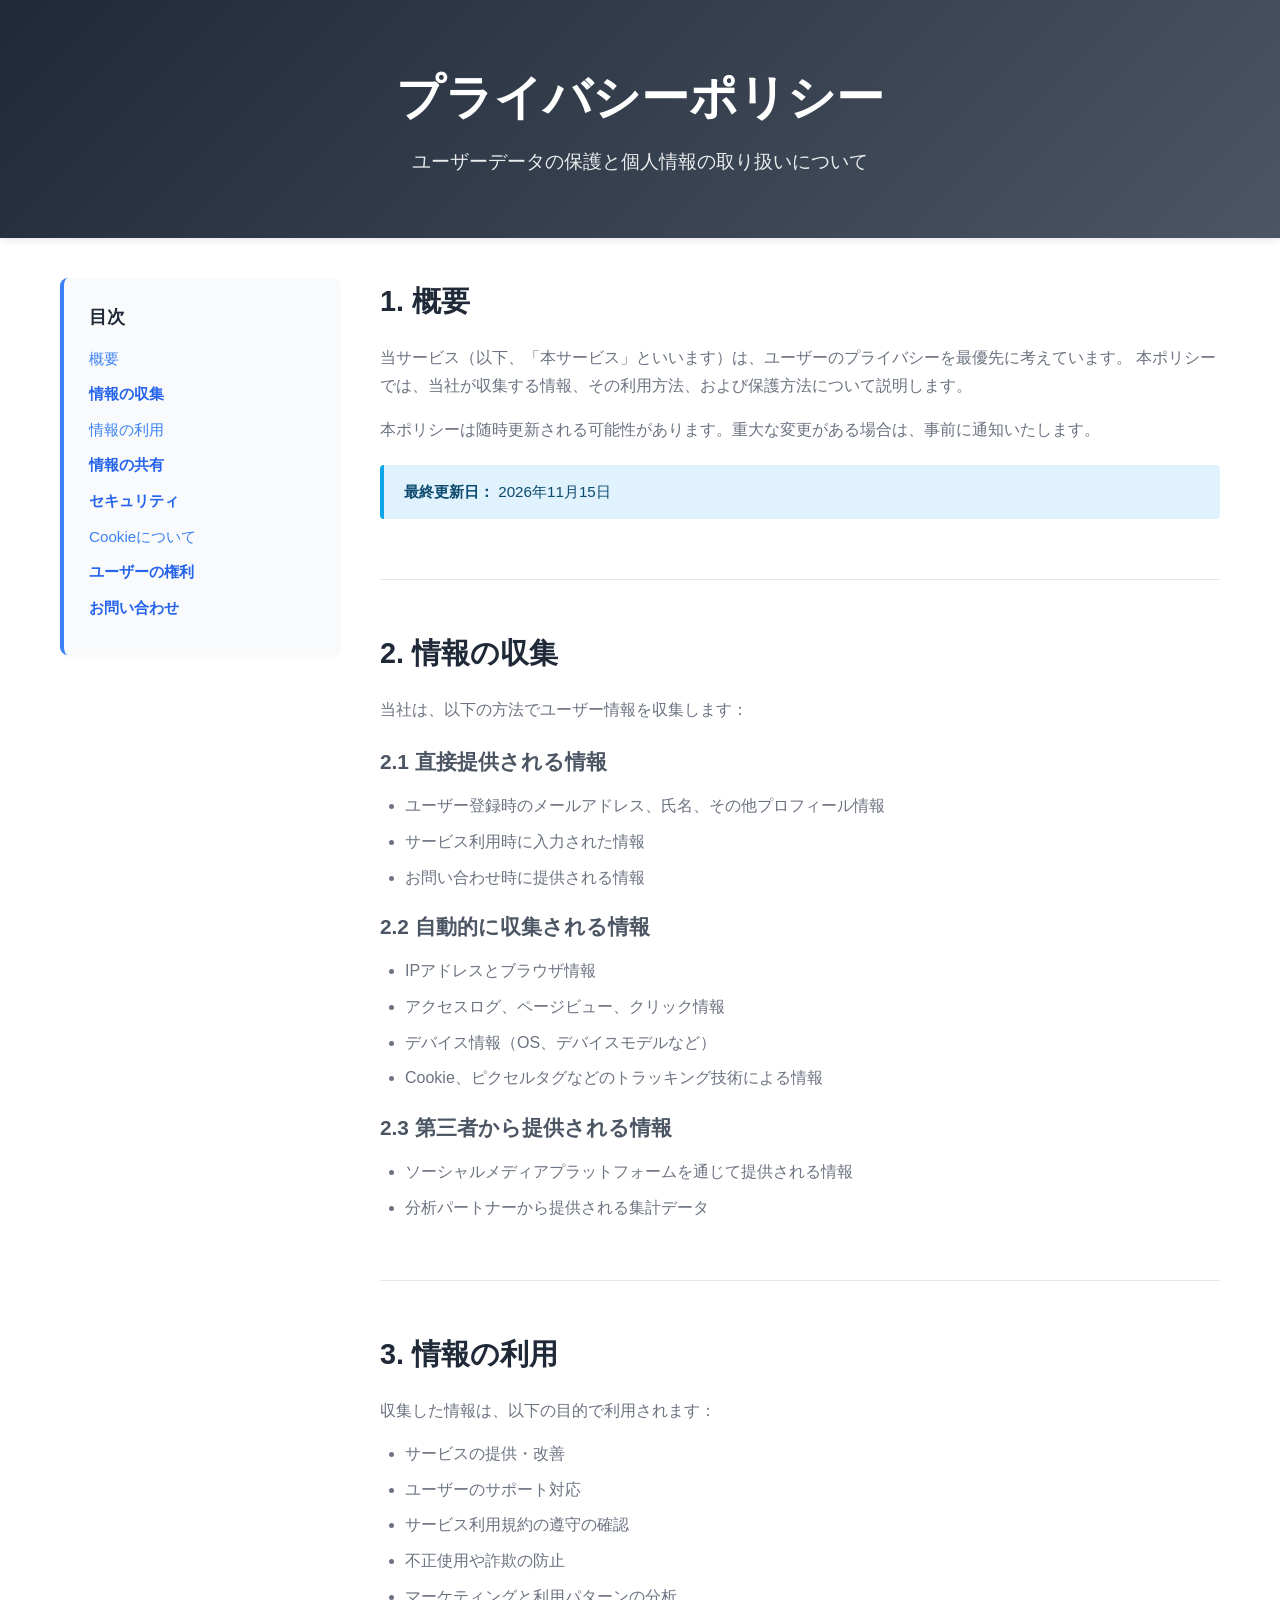
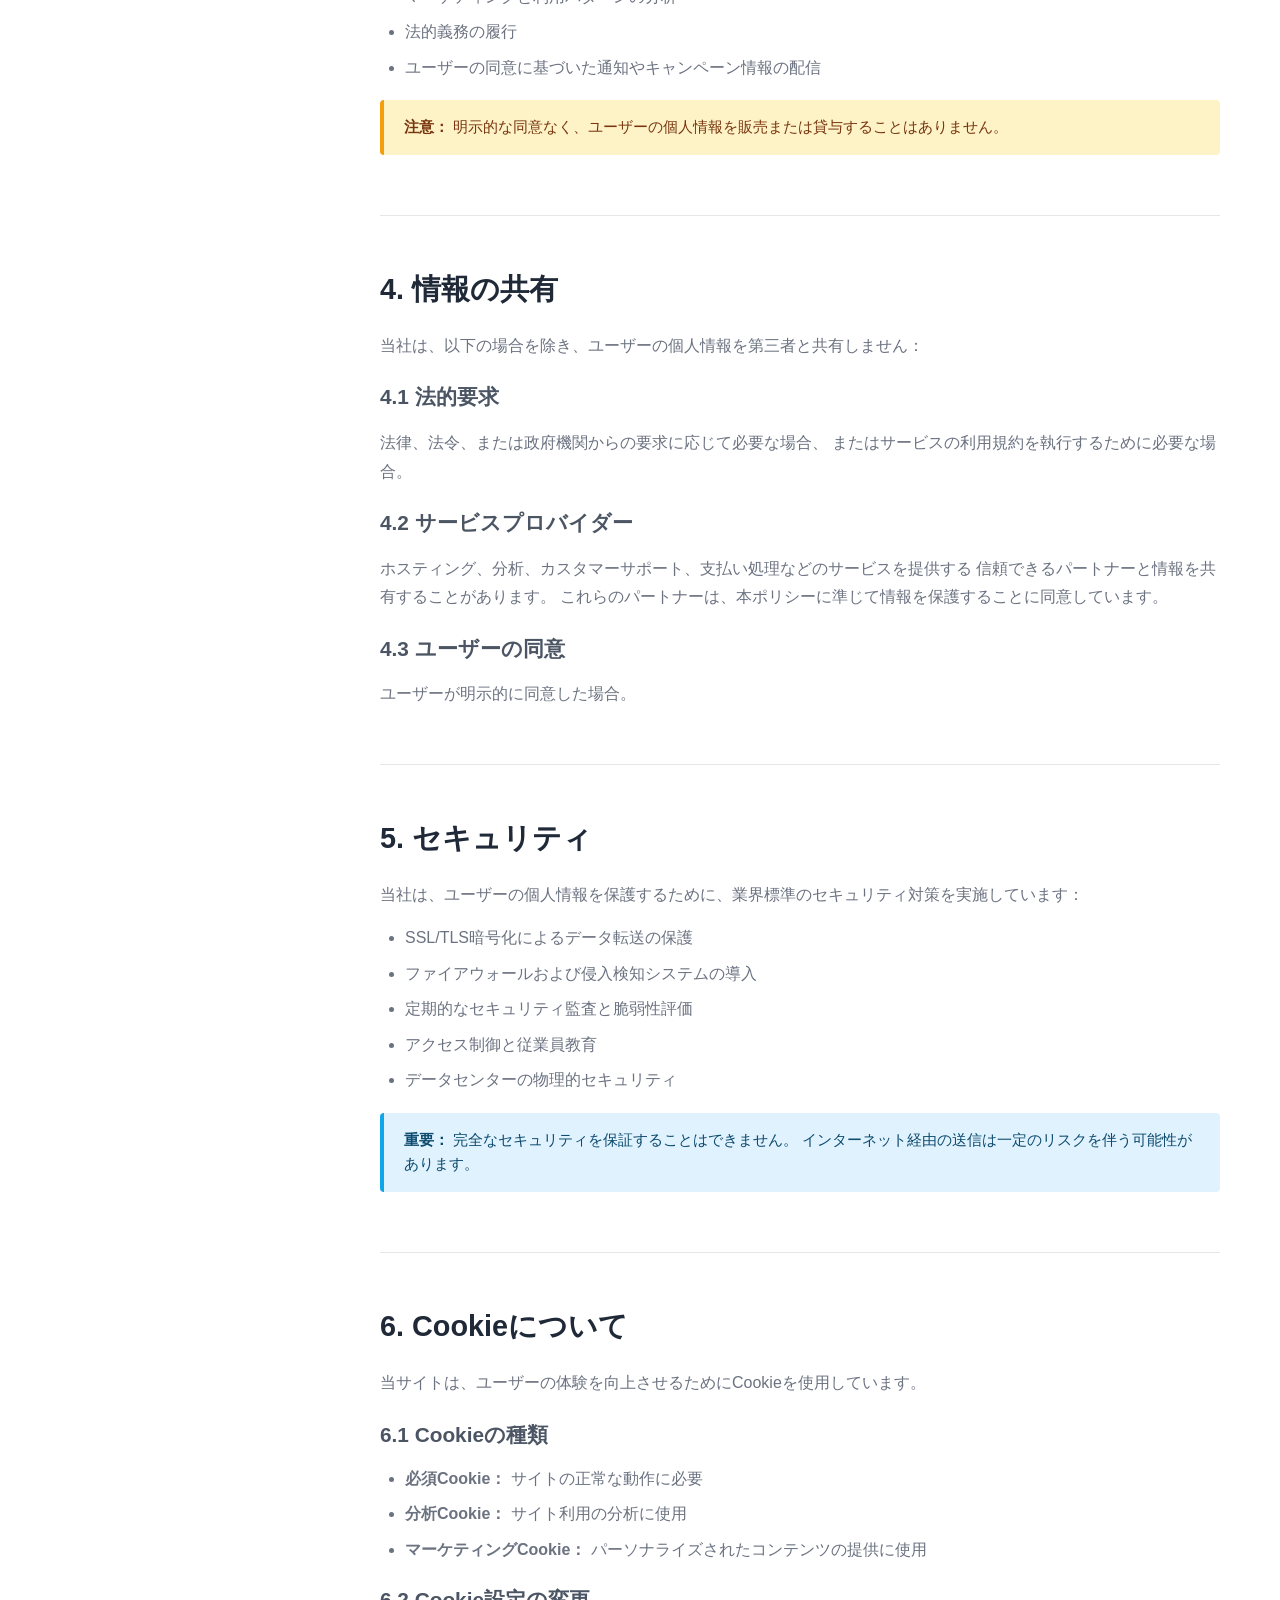
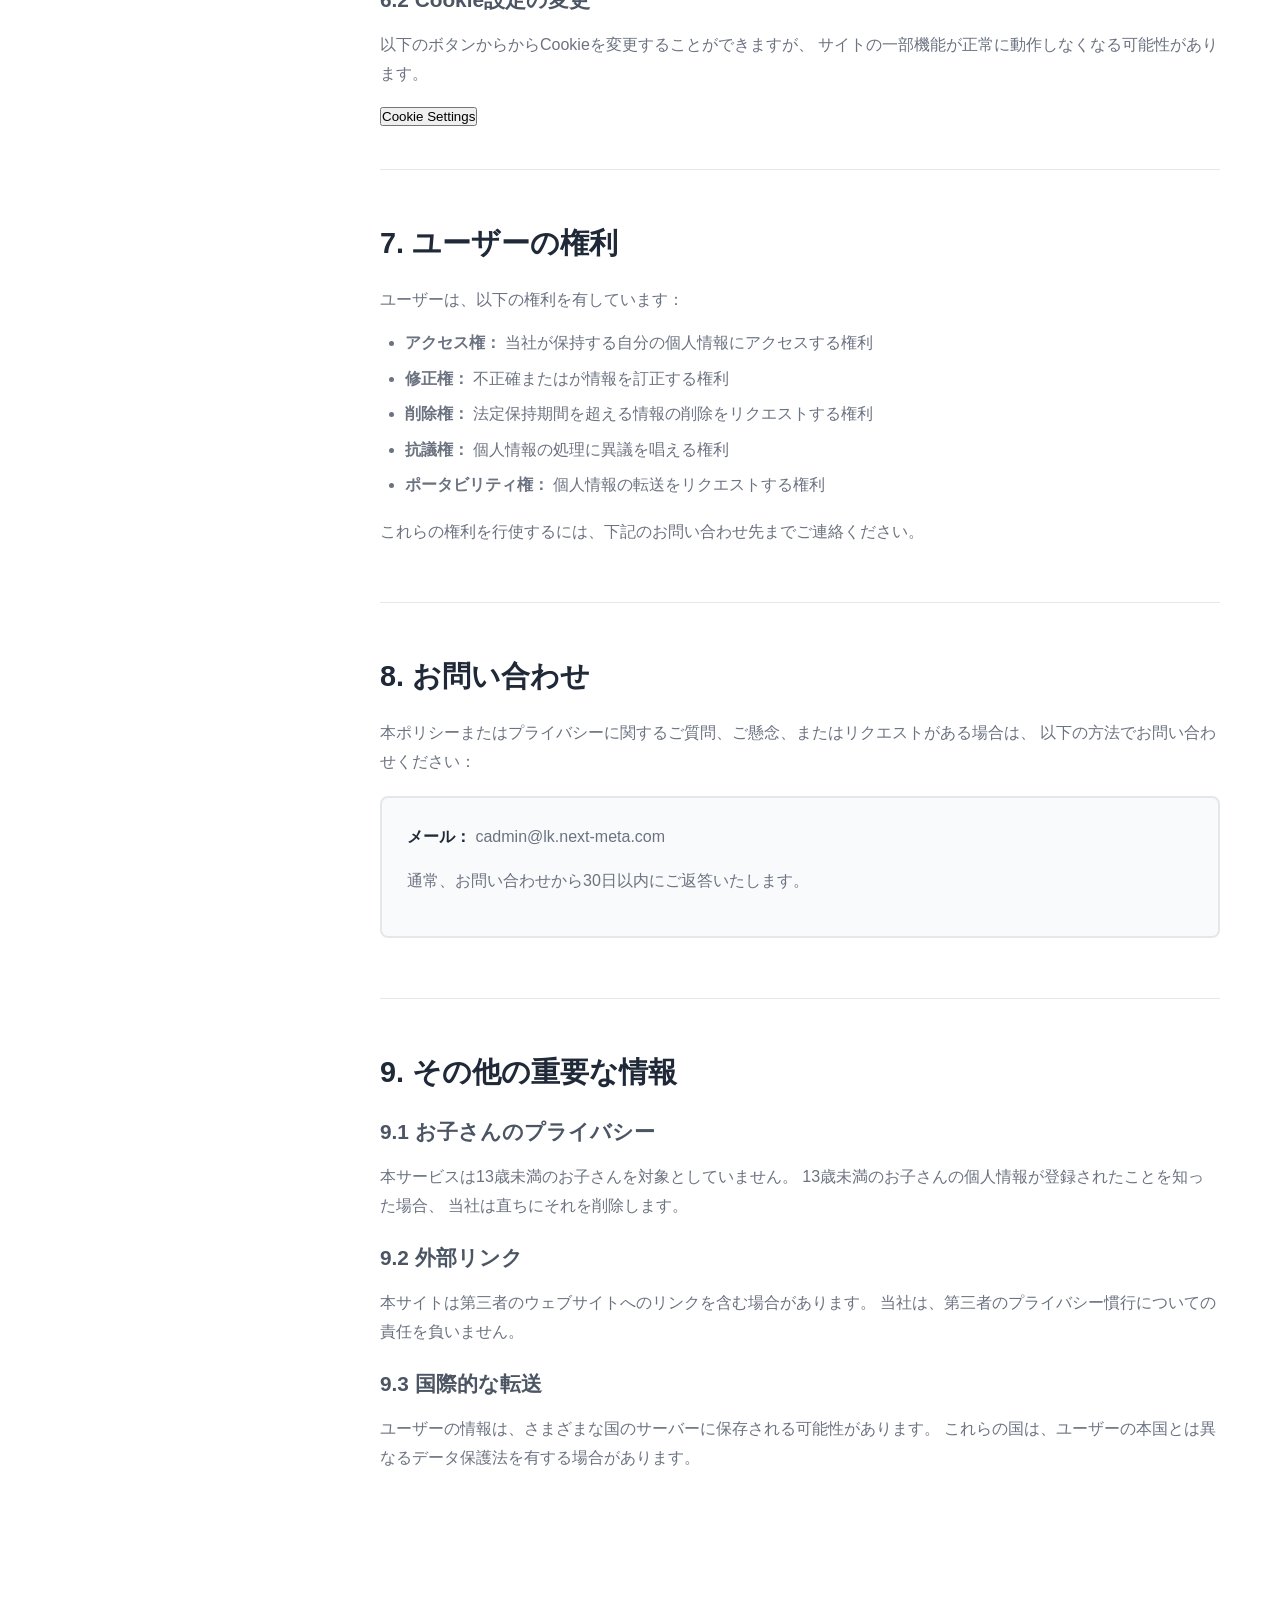
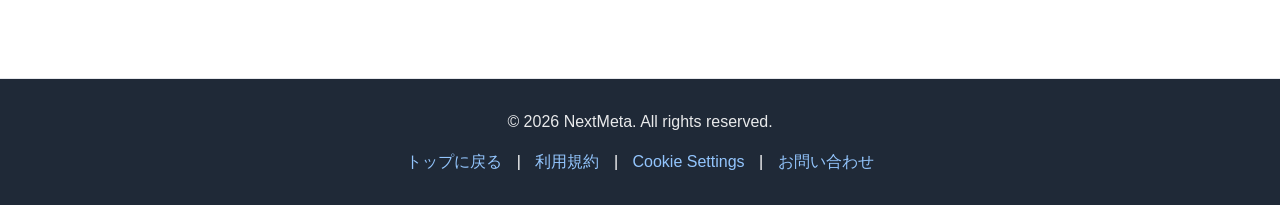
<file: pages/privacy.html>
<!DOCTYPE html>
<html lang="ja">
<script src="//kitchen.juicer.cc/?color=VlwYxpRYiVg=" async></script>
<head>
<script src="https://web.cmp.usercentrics.eu/modules/autoblocker.js"></script>
<script id="usercentrics-cmp" src="https://web.cmp.usercentrics.eu/ui/loader.js" data-settings-id="EXtYlQa55L1xMT" async></script>
<script async src="https://t.contentsquare.net/uxa/86a9eeb36c43a.js"></script>
<!-- Paste this right before your closing </head> tag -->
<script type="text/javascript">
  (function(e,c){if(!c.__SV){var l,h;window.mixpanel=c;c._i=[];c.init=function(q,r,f){function t(d,a){var g=a.split(".");2==g.length&&(d=d[g[0]],a=g[1]);d[a]=function(){d.push([a].concat(Array.prototype.slice.call(arguments,0)))}}var b=c;"undefined"!==typeof f?b=c[f]=[]:f="mixpanel";b.people=b.people||[];b.toString=function(d){var a="mixpanel";"mixpanel"!==f&&(a+="."+f);d||(a+=" (stub)");return a};b.people.toString=function(){return b.toString(1)+".people (stub)"};l="disable time_event track track_pageview track_links track_forms track_with_groups add_group set_group remove_group register register_once alias unregister identify name_tag set_config reset opt_in_tracking opt_out_tracking has_opted_in_tracking has_opted_out_tracking clear_opt_in_out_tracking start_batch_senders start_session_recording stop_session_recording people.set people.set_once people.unset people.increment people.append people.union people.track_charge people.clear_charges people.delete_user people.remove".split(" ");
  for(h=0;h<l.length;h++)t(b,l[h]);var n="set set_once union unset remove delete".split(" ");b.get_group=function(){function d(p){a[p]=function(){b.push([g,[p].concat(Array.prototype.slice.call(arguments,0))])}}for(var a={},g=["get_group"].concat(Array.prototype.slice.call(arguments,0)),m=0;m<n.length;m++)d(n[m]);return a};c._i.push([q,r,f])};c.__SV=1.2;var k=e.createElement("script");k.type="text/javascript";k.async=!0;k.src="undefined"!==typeof MIXPANEL_CUSTOM_LIB_URL?MIXPANEL_CUSTOM_LIB_URL:"file:"===
  e.location.protocol&&"//cdn.mxpnl.com/libs/mixpanel-2-latest.min.js".match(/^\/\//)?"https://cdn.mxpnl.com/libs/mixpanel-2-latest.min.js":"//cdn.mxpnl.com/libs/mixpanel-2-latest.min.js";e=e.getElementsByTagName("script")[0];e.parentNode.insertBefore(k,e)}})(document,window.mixpanel||[])

  mixpanel.init('b0b1e87a9ccf22bca6f947d60c92c5c0', {
    autocapture: true,
    record_sessions_percent: 100,
  })

</script>
<script type="text/javascript" src="https://cdn.weglot.com/weglot.min.js"></script>
<script>
    Weglot.initialize({
        api_key: 'wg_0b091bc07c39ea97ccd2bb5add81b0361'
    });
</script>   

    <script type="text/javascript">
  window._mfq = window._mfq || [];
  (function() {
    var mf = document.createElement("script");
    mf.type = "text/javascript"; mf.defer = true;
    mf.src = "//cdn.mouseflow.com/projects/fbd34e02-4b70-4037-8fe4-d5489cc6f438.js";
    document.getElementsByTagName("head")[0].appendChild(mf);
  })();
</script>

    <meta charset="UTF-8">
    <meta name="viewport" content="width=device-width, initial-scale=1.0">
    <title>プライバシーポリシー</title>
    <link rel="icon" href="https://cdn.01.next-meta-cloud.com/fav/IMG_0611.jpeg" type="image/jpeg">
    <link rel="stylesheet" href="../styles.css">
</head>
<body>
    <div class="container">
        <!-- ヘッダー -->
        <header class="header">
            <div class="header-content">
                <h1>プライバシーポリシー</h1>
                <p class="subtitle">ユーザーデータの保護と個人情報の取り扱いについて</p>
            </div>
        </header>

        <!-- サイドナビゲーション -->
        <div class="main-content">
            <aside class="sidebar">
                <nav class="toc">
                    <h3>目次</h3>
                    <ul>
                        <li><a href="#overview">概要</a></li>
                        <li><a href="#collection">情報の収集</a></li>
                        <li><a href="#usage">情報の利用</a></li>
                        <li><a href="#sharing">情報の共有</a></li>
                        <li><a href="#security">セキュリティ</a></li>
                        <li><a href="#cookies">Cookieについて</a></li>
                        <li><a href="#rights">ユーザーの権利</a></li>
                        <li><a href="#contact">お問い合わせ</a></li>
                    </ul>
                </nav>
            </aside>

            <!-- メインコンテンツ -->
            <main class="content">
                <!-- 概要 -->
                <section id="overview" class="policy-section">
                    <h2>1. 概要</h2>
                    <p>
                        当サービス（以下、「本サービス」といいます）は、ユーザーのプライバシーを最優先に考えています。
                        本ポリシーでは、当社が収集する情報、その利用方法、および保護方法について説明します。
                    </p>
                    <p>
                        本ポリシーは随時更新される可能性があります。重大な変更がある場合は、事前に通知いたします。
                    </p>
                    <div class="info-box">
                        <strong>最終更新日：</strong> 2026年11月15日
                    </div>
                </section>

                <!-- 情報の収集 -->
                <section id="collection" class="policy-section">
                    <h2>2. 情報の収集</h2>
                    <p>当社は、以下の方法でユーザー情報を収集します：</p>
                    
                    <h3>2.1 直接提供される情報</h3>
                    <ul>
                        <li>ユーザー登録時のメールアドレス、氏名、その他プロフィール情報</li>
                        <li>サービス利用時に入力された情報</li>
                        <li>お問い合わせ時に提供される情報</li>
                    </ul>

                    <h3>2.2 自動的に収集される情報</h3>
                    <ul>
                        <li>IPアドレスとブラウザ情報</li>
                        <li>アクセスログ、ページビュー、クリック情報</li>
                        <li>デバイス情報（OS、デバイスモデルなど）</li>
                        <li>Cookie、ピクセルタグなどのトラッキング技術による情報</li>
                    </ul>

                    <h3>2.3 第三者から提供される情報</h3>
                    <ul>
                        <li>ソーシャルメディアプラットフォームを通じて提供される情報</li>
                        <li>分析パートナーから提供される集計データ</li>
                    </ul>
                </section>

                <!-- 情報の利用 -->
                <section id="usage" class="policy-section">
                    <h2>3. 情報の利用</h2>
                    <p>収集した情報は、以下の目的で利用されます：</p>
                    <ul>
                        <li>サービスの提供・改善</li>
                        <li>ユーザーのサポート対応</li>
                        <li>サービス利用規約の遵守の確認</li>
                        <li>不正使用や詐欺の防止</li>
                        <li>マーケティングと利用パターンの分析</li>
                        <li>法的義務の履行</li>
                        <li>ユーザーの同意に基づいた通知やキャンペーン情報の配信</li>
                    </ul>
                    <div class="warning-box">
                        <strong>注意：</strong> 明示的な同意なく、ユーザーの個人情報を販売または貸与することはありません。
                    </div>
                </section>

                <!-- 情報の共有 -->
                <section id="sharing" class="policy-section">
                    <h2>4. 情報の共有</h2>
                    <p>当社は、以下の場合を除き、ユーザーの個人情報を第三者と共有しません：</p>
                    
                    <h3>4.1 法的要求</h3>
                    <p>
                        法律、法令、または政府機関からの要求に応じて必要な場合、
                        またはサービスの利用規約を執行するために必要な場合。
                    </p>

                    <h3>4.2 サービスプロバイダー</h3>
                    <p>
                        ホスティング、分析、カスタマーサポート、支払い処理などのサービスを提供する
                        信頼できるパートナーと情報を共有することがあります。
                        これらのパートナーは、本ポリシーに準じて情報を保護することに同意しています。
                    </p>

                    <h3>4.3 ユーザーの同意</h3>
                    <p>ユーザーが明示的に同意した場合。</p>
                </section>

                <!-- セキュリティ -->
                <section id="security" class="policy-section">
                    <h2>5. セキュリティ</h2>
                    <p>
                        当社は、ユーザーの個人情報を保護するために、業界標準のセキュリティ対策を実施しています：
                    </p>
                    <ul>
                        <li>SSL/TLS暗号化によるデータ転送の保護</li>
                        <li>ファイアウォールおよび侵入検知システムの導入</li>
                        <li>定期的なセキュリティ監査と脆弱性評価</li>
                        <li>アクセス制御と従業員教育</li>
                        <li>データセンターの物理的セキュリティ</li>
                    </ul>
                    <div class="info-box">
                        <strong>重要：</strong> 完全なセキュリティを保証することはできません。
                        インターネット経由の送信は一定のリスクを伴う可能性があります。
                    </div>
                </section>

                <!-- Cookie -->
                <section id="cookies" class="policy-section">
                    <h2>6. Cookieについて</h2>
                    <p>
                        当サイトは、ユーザーの体験を向上させるためにCookieを使用しています。
                    </p>
                    
                    <h3>6.1 Cookieの種類</h3>
                    <ul>
                        <li><strong>必須Cookie：</strong> サイトの正常な動作に必要</li>
                        <li><strong>分析Cookie：</strong> サイト利用の分析に使用</li>
                        <li><strong>マーケティングCookie：</strong> パーソナライズされたコンテンツの提供に使用</li>
                    </ul>

                    <h3>6.2 Cookie設定の変更</h3>
                    <p>
                        以下のボタンからからCookieを変更することができますが、
                        サイトの一部機能が正常に動作しなくなる可能性があります。
                    </p>
<button id="ot-sdk-btn" class="ot-sdk-show-settings">Cookie Settings</button>

                </section>

                <!-- ユーザーの権利 -->
                <section id="rights" class="policy-section">
                    <h2>7. ユーザーの権利</h2>
                    <p>ユーザーは、以下の権利を有しています：</p>
                    <ul>
                        <li><strong>アクセス権：</strong> 当社が保持する自分の個人情報にアクセスする権利</li>
                        <li><strong>修正権：</strong> 不正確またはが情報を訂正する権利</li>
                        <li><strong>削除権：</strong> 法定保持期間を超える情報の削除をリクエストする権利</li>
                        <li><strong>抗議権：</strong> 個人情報の処理に異議を唱える権利</li>
                        <li><strong>ポータビリティ権：</strong> 個人情報の転送をリクエストする権利</li>
                    </ul>
                    <p>
                        これらの権利を行使するには、下記のお問い合わせ先までご連絡ください。
                    </p>
                </section>

                <!-- お問い合わせ -->
                <section id="contact" class="policy-section">
                    <h2>8. お問い合わせ</h2>
                    <p>
                        本ポリシーまたはプライバシーに関するご質問、ご懸念、またはリクエストがある場合は、
                        以下の方法でお問い合わせください：
                    </p>
                    <div class="contact-box">
                        <p>
                            <strong>メール：</strong> cadmin@lk.next-meta.com<br>
                        </p>
                        <p>
                            通常、お問い合わせから30日以内にご返答いたします。
                        </p>
                    </div>
                </section>

                <!-- 追加情報 -->
                <section id="additional" class="policy-section">
                    <h2>9. その他の重要な情報</h2>
                    
                    <h3>9.1 お子さんのプライバシー</h3>
                    <p>
                        本サービスは13歳未満のお子さんを対象としていません。
                        13歳未満のお子さんの個人情報が登録されたことを知った場合、
                        当社は直ちにそれを削除します。
                    </p>

                    <h3>9.2 外部リンク</h3>
                    <p>
                        本サイトは第三者のウェブサイトへのリンクを含む場合があります。
                        当社は、第三者のプライバシー慣行についての責任を負いません。
                    </p>

                    <h3>9.3 国際的な転送</h3>
                    <p>
                        ユーザーの情報は、さまざまな国のサーバーに保存される可能性があります。
                        これらの国は、ユーザーの本国とは異なるデータ保護法を有する場合があります。
                    </p>
                </section>
            </main>
        </div>

        <!-- フッター -->
        <footer class="footer">
            <div class="footer-content">
                <p>&copy; 2026 NextMeta. All rights reserved.</p>
                <div class="footer-links">
                    <a href="/">トップに戻る</a> | 
                    <a href="../pages/terms">利用規約</a> | 
                    <a href="#" onClick="__ucCmp.showSecondLayer();">Cookie Settings</a> | 
                    <a href="#">お問い合わせ</a>
                </div>
            </div>
        </footer>
    </div>

    <script src="../script.js"></script>
</body>
</html>
</file>
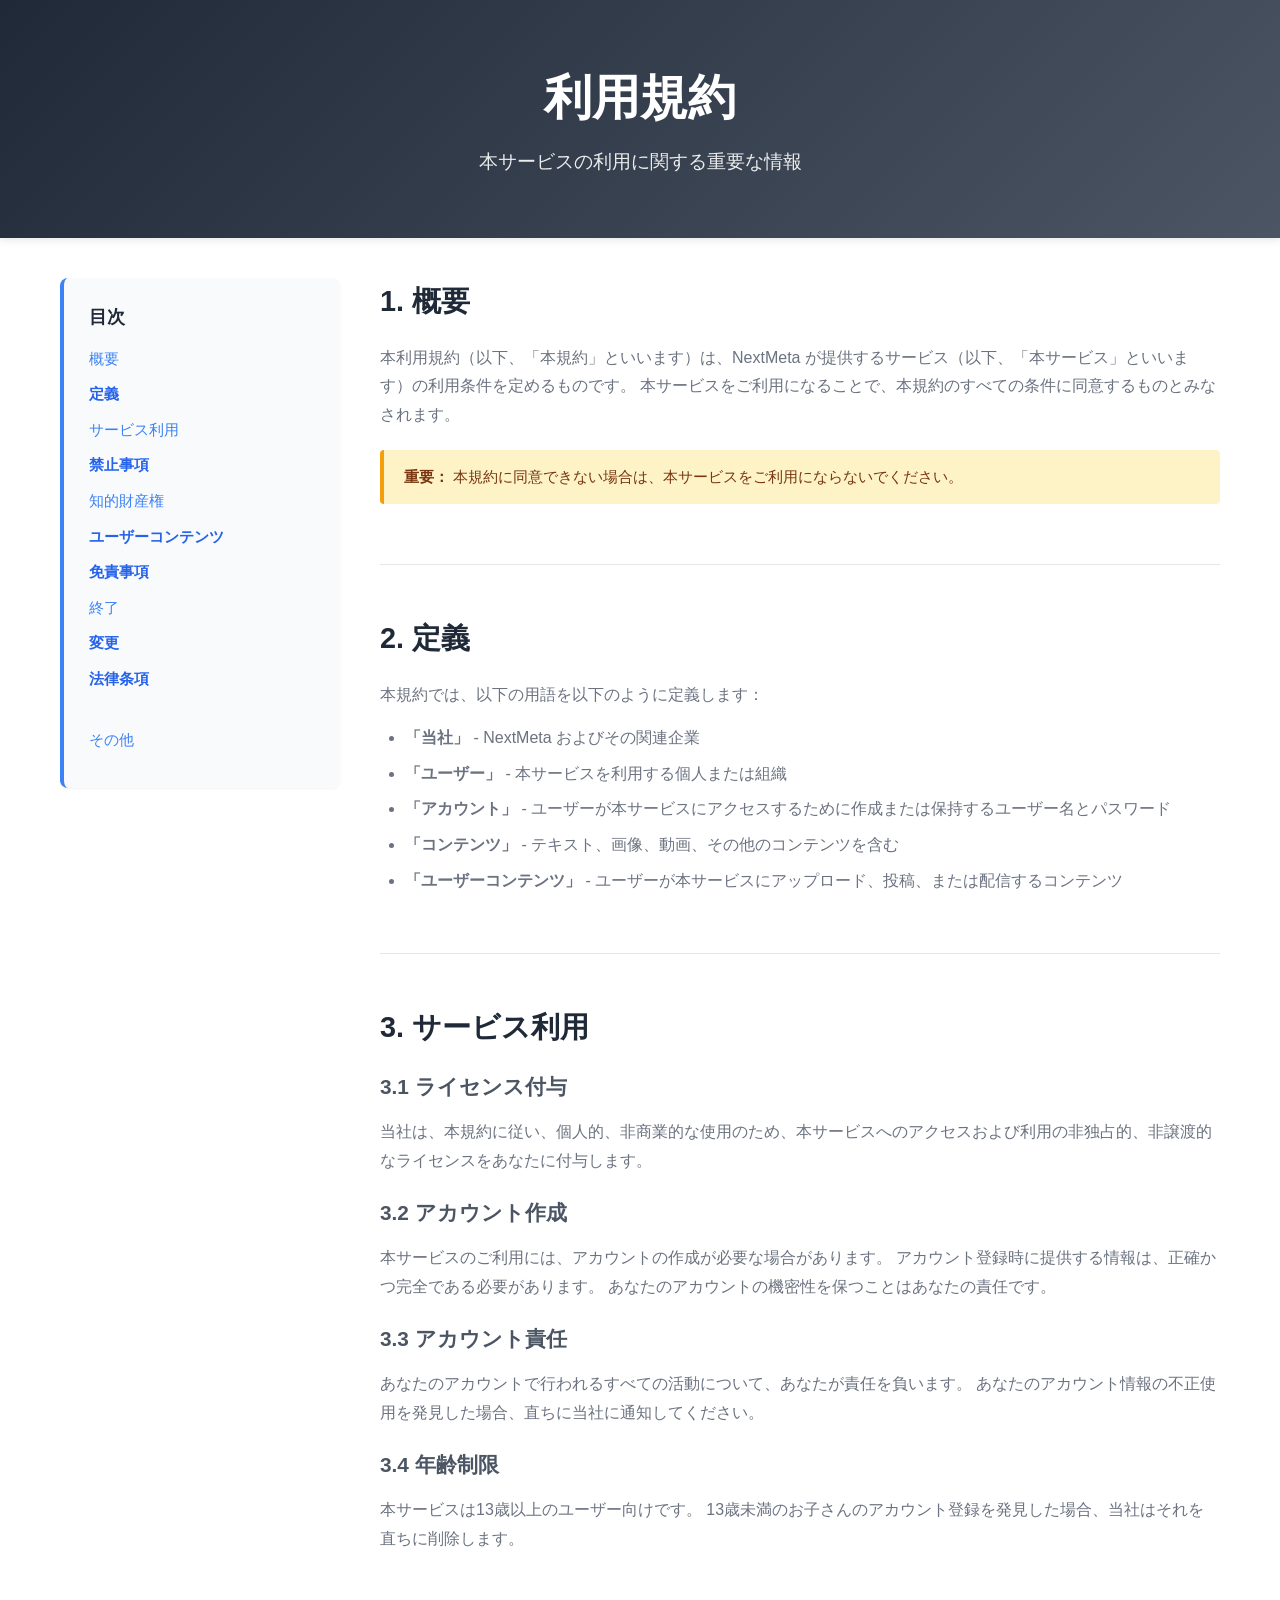
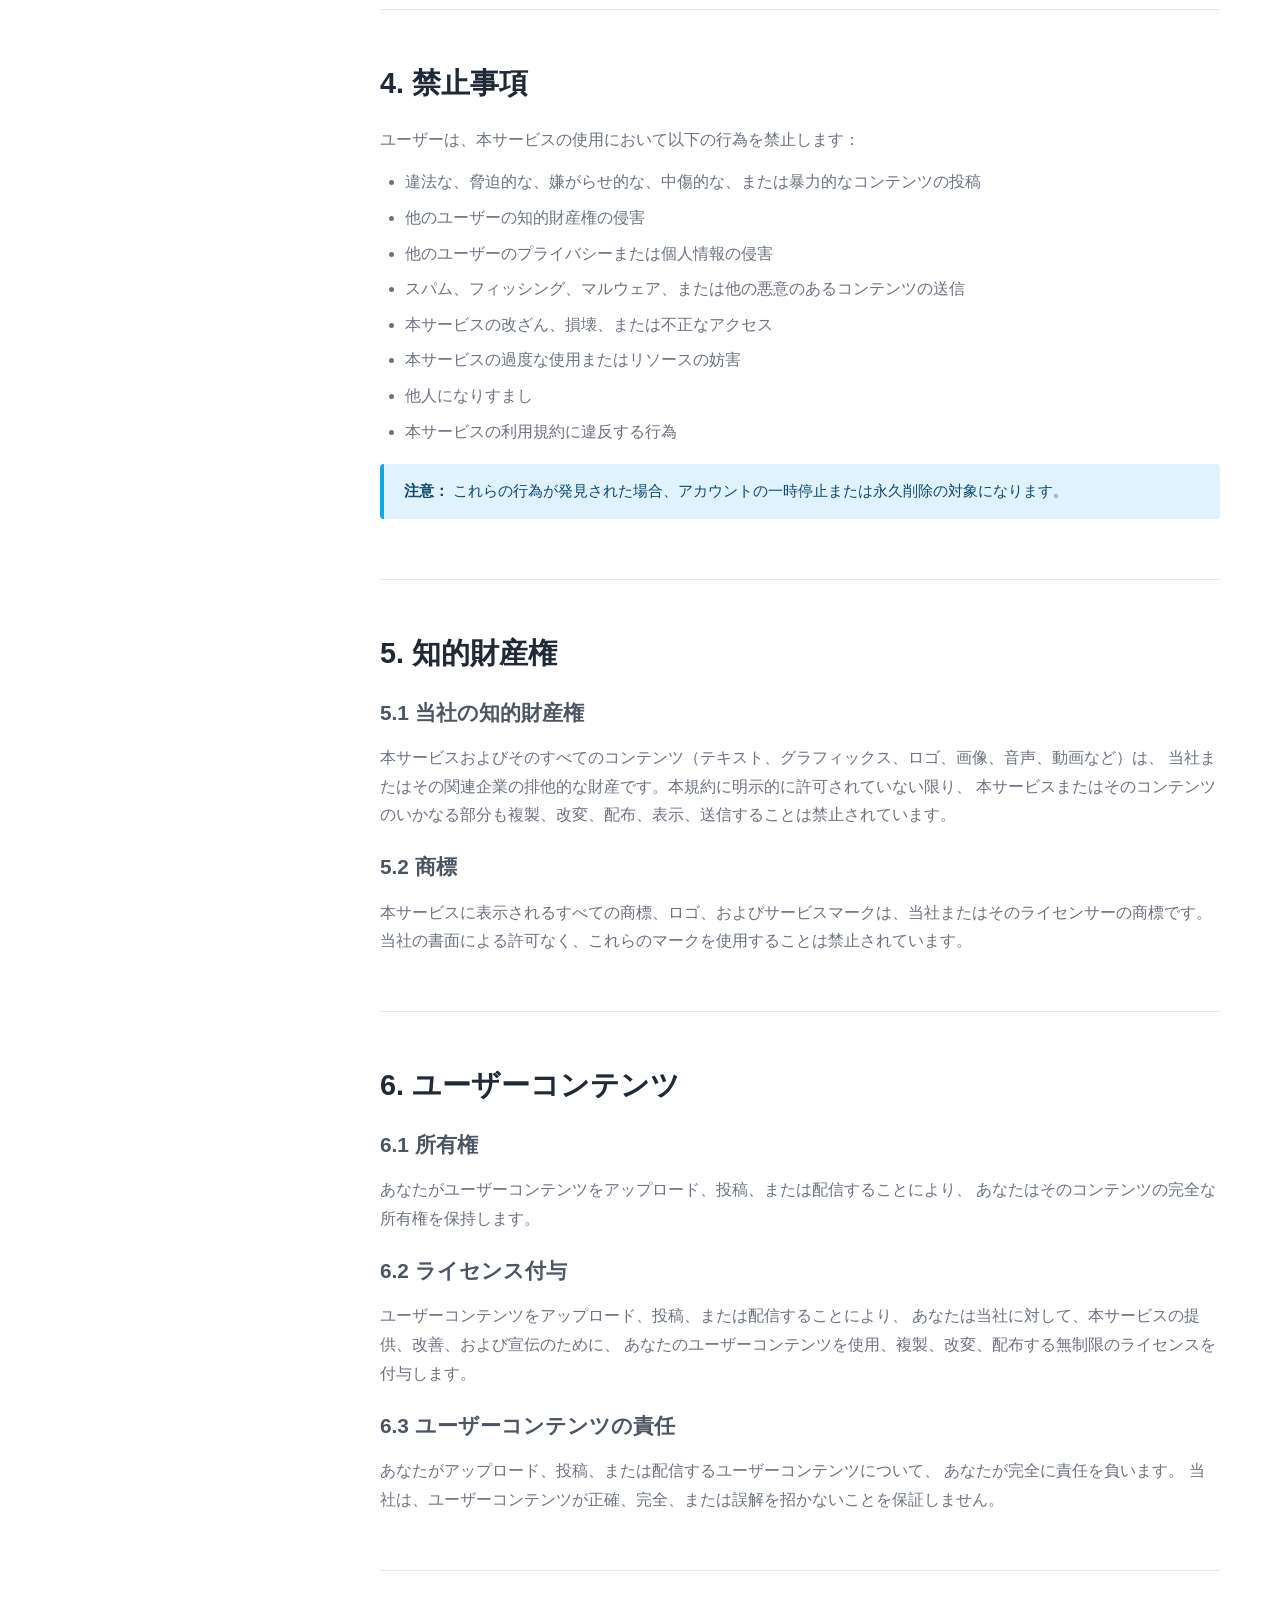
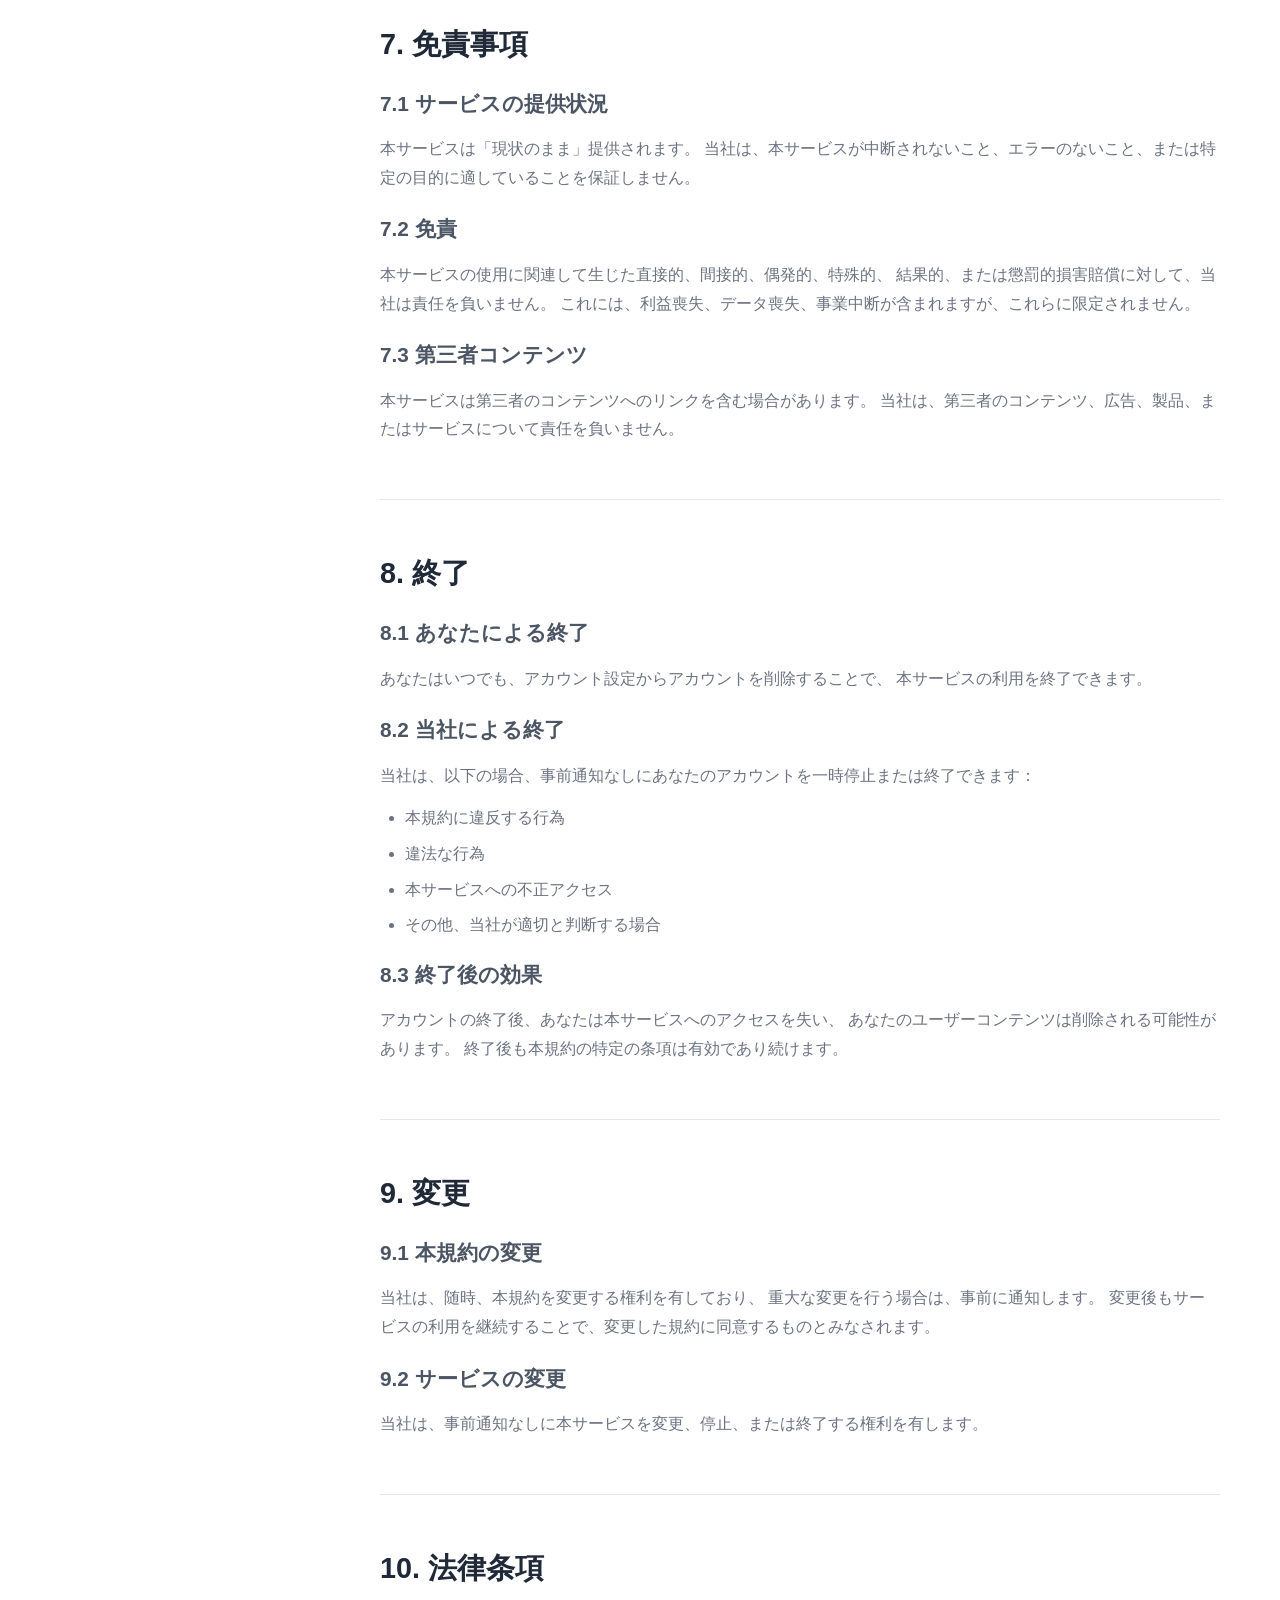
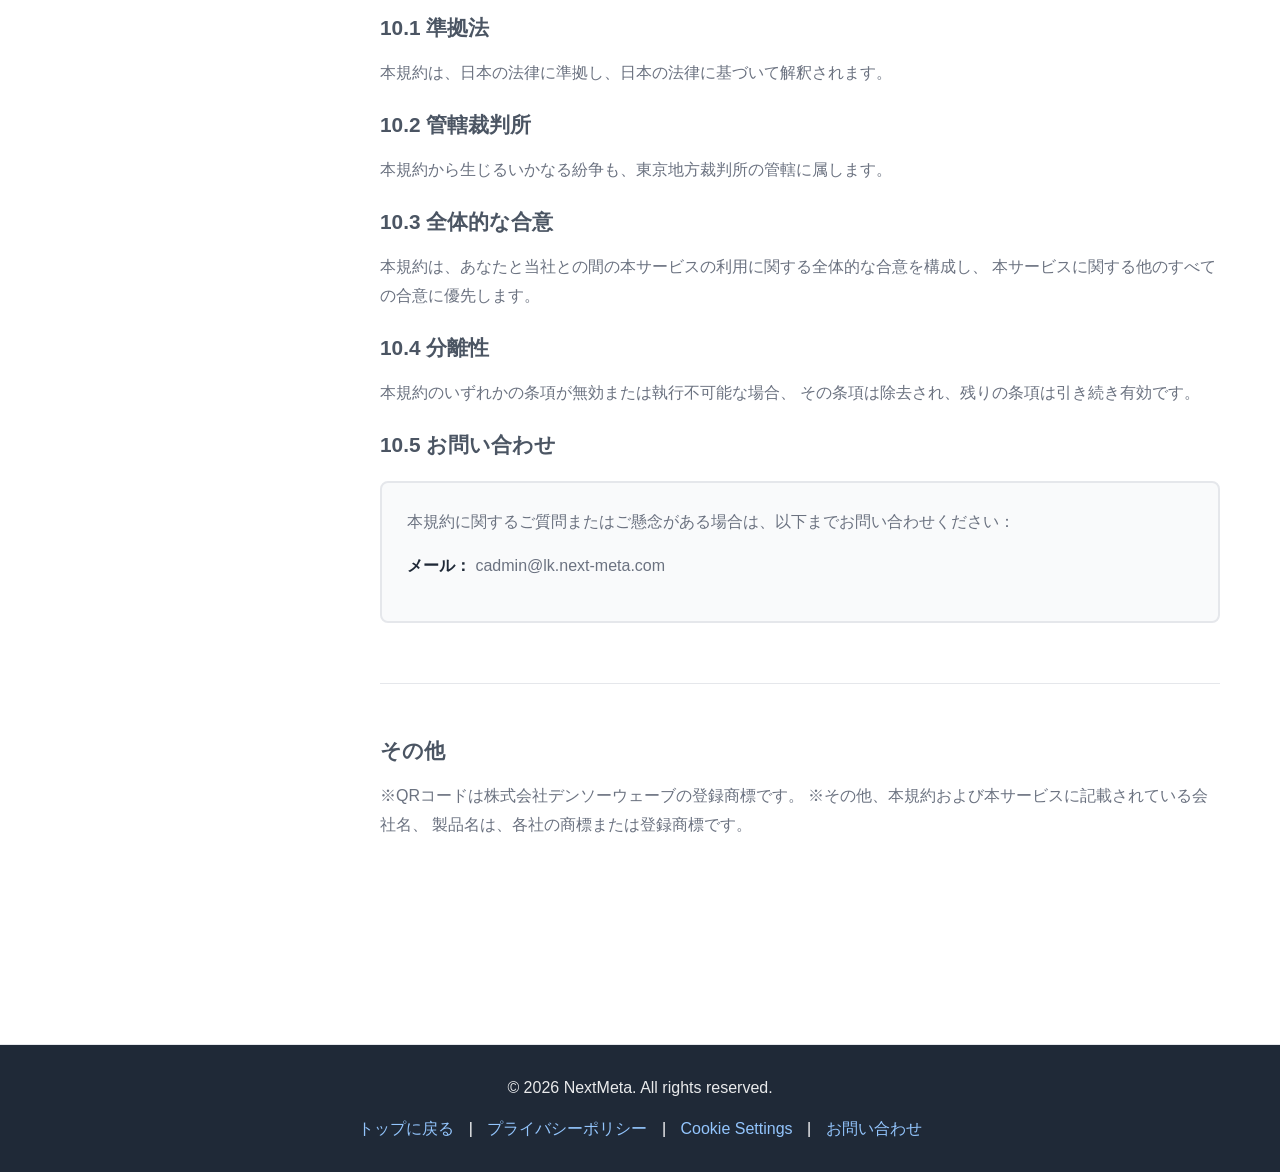
<file: pages/terms.html>
<!DOCTYPE html>
<html lang="ja">
<script src="//kitchen.juicer.cc/?color=VlwYxpRYiVg=" async></script>
<head>
<script src="https://web.cmp.usercentrics.eu/modules/autoblocker.js"></script>
<script id="usercentrics-cmp" src="https://web.cmp.usercentrics.eu/ui/loader.js" data-settings-id="EXtYlQa55L1xMT" async></script>
<script async src="https://t.contentsquare.net/uxa/86a9eeb36c43a.js"></script>
<!-- Paste this right before your closing </head> tag -->
<script type="text/javascript">
  (function(e,c){if(!c.__SV){var l,h;window.mixpanel=c;c._i=[];c.init=function(q,r,f){function t(d,a){var g=a.split(".");2==g.length&&(d=d[g[0]],a=g[1]);d[a]=function(){d.push([a].concat(Array.prototype.slice.call(arguments,0)))}}var b=c;"undefined"!==typeof f?b=c[f]=[]:f="mixpanel";b.people=b.people||[];b.toString=function(d){var a="mixpanel";"mixpanel"!==f&&(a+="."+f);d||(a+=" (stub)");return a};b.people.toString=function(){return b.toString(1)+".people (stub)"};l="disable time_event track track_pageview track_links track_forms track_with_groups add_group set_group remove_group register register_once alias unregister identify name_tag set_config reset opt_in_tracking opt_out_tracking has_opted_in_tracking has_opted_out_tracking clear_opt_in_out_tracking start_batch_senders start_session_recording stop_session_recording people.set people.set_once people.unset people.increment people.append people.union people.track_charge people.clear_charges people.delete_user people.remove".split(" ");
  for(h=0;h<l.length;h++)t(b,l[h]);var n="set set_once union unset remove delete".split(" ");b.get_group=function(){function d(p){a[p]=function(){b.push([g,[p].concat(Array.prototype.slice.call(arguments,0))])}}for(var a={},g=["get_group"].concat(Array.prototype.slice.call(arguments,0)),m=0;m<n.length;m++)d(n[m]);return a};c._i.push([q,r,f])};c.__SV=1.2;var k=e.createElement("script");k.type="text/javascript";k.async=!0;k.src="undefined"!==typeof MIXPANEL_CUSTOM_LIB_URL?MIXPANEL_CUSTOM_LIB_URL:"file:"===
  e.location.protocol&&"//cdn.mxpnl.com/libs/mixpanel-2-latest.min.js".match(/^\/\//)?"https://cdn.mxpnl.com/libs/mixpanel-2-latest.min.js":"//cdn.mxpnl.com/libs/mixpanel-2-latest.min.js";e=e.getElementsByTagName("script")[0];e.parentNode.insertBefore(k,e)}})(document,window.mixpanel||[])

  mixpanel.init('b0b1e87a9ccf22bca6f947d60c92c5c0', {
    autocapture: true,
    record_sessions_percent: 100,
  })

</script>
<script type="text/javascript" src="https://cdn.weglot.com/weglot.min.js"></script>
<script>
    Weglot.initialize({
        api_key: 'wg_0b091bc07c39ea97ccd2bb5add81b0361'
    });
</script>    
    <script type="text/javascript">
  window._mfq = window._mfq || [];
  (function() {
    var mf = document.createElement("script");
    mf.type = "text/javascript"; mf.defer = true;
    mf.src = "//cdn.mouseflow.com/projects/fbd34e02-4b70-4037-8fe4-d5489cc6f438.js";
    document.getElementsByTagName("head")[0].appendChild(mf);
  })();
</script>

    <meta charset="UTF-8">
    <meta name="viewport" content="width=device-width, initial-scale=1.0">
    <title>利用規約</title>
    <link rel="icon" href="https://cdn.01.next-meta-cloud.com/fav/IMG_0611.jpeg" type="image/jpeg">
    <link rel="stylesheet" href="../css/styles.css">
</head>
<body>
    <div class="container">
        <!-- ヘッダー -->
        <header class="header">
            <div class="header-content">
                <h1>利用規約</h1>
                <p class="subtitle">本サービスの利用に関する重要な情報</p>
            </div>
        </header>

        <!-- サイドナビゲーション -->
        <div class="main-content">
            <aside class="sidebar">
                <nav class="toc">
                    <h3>目次</h3>
                    <ul>
                        <li><a href="#overview">概要</a></li>
                        <li><a href="#definitions">定義</a></li>
                        <li><a href="#use">サービス利用</a></li>
                        <li><a href="#restrictions">禁止事項</a></li>
                        <li><a href="#intellectual">知的財産権</a></li>
                        <li><a href="#user-content">ユーザーコンテンツ</a></li>
                        <li><a href="#liability">免責事項</a></li>
                        <li><a href="#termination">終了</a></li>
                        <li><a href="#changes">変更</a></li>
                        <li><a href="#legal">法律条項</a></li>
                      　<li><a href="#other">その他</a></li>
                    </ul>
                </nav>
            </aside>

            <!-- メインコンテンツ -->
            <main class="content">
                <!-- 概要 -->
                <section id="overview" class="policy-section">
                    <h2>1. 概要</h2>
                    <p>
                        本利用規約（以下、「本規約」といいます）は、NextMeta が提供するサービス（以下、「本サービス」といいます）の利用条件を定めるものです。
                        本サービスをご利用になることで、本規約のすべての条件に同意するものとみなされます。
                    </p>
                    <div class="warning-box">
                        <strong>重要：</strong> 本規約に同意できない場合は、本サービスをご利用にならないでください。
                    </div>
                </section>

                <!-- 定義 -->
                <section id="definitions" class="policy-section">
                    <h2>2. 定義</h2>
                    <p>本規約では、以下の用語を以下のように定義します：</p>
                    <ul>
                        <li><strong>「当社」</strong> - NextMeta およびその関連企業</li>
                        <li><strong>「ユーザー」</strong> - 本サービスを利用する個人または組織</li>
                        <li><strong>「アカウント」</strong> - ユーザーが本サービスにアクセスするために作成または保持するユーザー名とパスワード</li>
                        <li><strong>「コンテンツ」</strong> - テキスト、画像、動画、その他のコンテンツを含む</li>
                        <li><strong>「ユーザーコンテンツ」</strong> - ユーザーが本サービスにアップロード、投稿、または配信するコンテンツ</li>
                    </ul>
                </section>

                <!-- サービス利用 -->
                <section id="use" class="policy-section">
                    <h2>3. サービス利用</h2>
                    
                    <h3>3.1 ライセンス付与</h3>
                    <p>
                        当社は、本規約に従い、個人的、非商業的な使用のため、本サービスへのアクセスおよび利用の非独占的、非譲渡的なライセンスをあなたに付与します。
                    </p>

                    <h3>3.2 アカウント作成</h3>
                    <p>
                        本サービスのご利用には、アカウントの作成が必要な場合があります。
                        アカウント登録時に提供する情報は、正確かつ完全である必要があります。
                        あなたのアカウントの機密性を保つことはあなたの責任です。
                    </p>

                    <h3>3.3 アカウント責任</h3>
                    <p>
                        あなたのアカウントで行われるすべての活動について、あなたが責任を負います。
                        あなたのアカウント情報の不正使用を発見した場合、直ちに当社に通知してください。
                    </p>

                    <h3>3.4 年齢制限</h3>
                    <p>
                        本サービスは13歳以上のユーザー向けです。
                        13歳未満のお子さんのアカウント登録を発見した場合、当社はそれを直ちに削除します。
                    </p>
                </section>

                <!-- 禁止事項 -->
                <section id="restrictions" class="policy-section">
                    <h2>4. 禁止事項</h2>
                    <p>ユーザーは、本サービスの使用において以下の行為を禁止します：</p>
                    <ul>
                        <li>違法な、脅迫的な、嫌がらせ的な、中傷的な、または暴力的なコンテンツの投稿</li>
                        <li>他のユーザーの知的財産権の侵害</li>
                        <li>他のユーザーのプライバシーまたは個人情報の侵害</li>
                        <li>スパム、フィッシング、マルウェア、または他の悪意のあるコンテンツの送信</li>
                        <li>本サービスの改ざん、損壊、または不正なアクセス</li>
                        <li>本サービスの過度な使用またはリソースの妨害</li>
                        <li>他人になりすまし</li>
                        <li>本サービスの利用規約に違反する行為</li>
                    </ul>
                    <div class="info-box">
                        <strong>注意：</strong> これらの行為が発見された場合、アカウントの一時停止または永久削除の対象になります。
                    </div>
                </section>

                <!-- 知的財産権 -->
                <section id="intellectual" class="policy-section">
                    <h2>5. 知的財産権</h2>
                    
                    <h3>5.1 当社の知的財産権</h3>
                    <p>
                        本サービスおよびそのすべてのコンテンツ（テキスト、グラフィックス、ロゴ、画像、音声、動画など）は、
                        当社またはその関連企業の排他的な財産です。本規約に明示的に許可されていない限り、
                        本サービスまたはそのコンテンツのいかなる部分も複製、改変、配布、表示、送信することは禁止されています。
                    </p>

                    <h3>5.2 商標</h3>
                    <p>
                        本サービスに表示されるすべての商標、ロゴ、およびサービスマークは、当社またはそのライセンサーの商標です。
                        当社の書面による許可なく、これらのマークを使用することは禁止されています。
                    </p>
                </section>
                <!-- ユーザーコンテンツ -->
                <section id="user-content" class="policy-section">
                    <h2>6. ユーザーコンテンツ</h2>
                    
                    <h3>6.1 所有権</h3>
                    <p>
                        あなたがユーザーコンテンツをアップロード、投稿、または配信することにより、
                        あなたはそのコンテンツの完全な所有権を保持します。
                    </p>

                    <h3>6.2 ライセンス付与</h3>
                    <p>
                        ユーザーコンテンツをアップロード、投稿、または配信することにより、
                        あなたは当社に対して、本サービスの提供、改善、および宣伝のために、
                        あなたのユーザーコンテンツを使用、複製、改変、配布する無制限のライセンスを付与します。
                    </p>

                    <h3>6.3 ユーザーコンテンツの責任</h3>
                    <p>
                        あなたがアップロード、投稿、または配信するユーザーコンテンツについて、
                        あなたが完全に責任を負います。
                        当社は、ユーザーコンテンツが正確、完全、または誤解を招かないことを保証しません。
                    </p>
                </section>

                <!-- 免責事項 -->
                <section id="liability" class="policy-section">
                    <h2>7. 免責事項</h2>
                    
                    <h3>7.1 サービスの提供状況</h3>
                    <p>
                        本サービスは「現状のまま」提供されます。
                        当社は、本サービスが中断されないこと、エラーのないこと、または特定の目的に適していることを保証しません。
                    </p>

                    <h3>7.2 免責</h3>
                    <p>
                        本サービスの使用に関連して生じた直接的、間接的、偶発的、特殊的、
                        結果的、または懲罰的損害賠償に対して、当社は責任を負いません。
                        これには、利益喪失、データ喪失、事業中断が含まれますが、これらに限定されません。
                    </p>

                    <h3>7.3 第三者コンテンツ</h3>
                    <p>
                        本サービスは第三者のコンテンツへのリンクを含む場合があります。
                        当社は、第三者のコンテンツ、広告、製品、またはサービスについて責任を負いません。
                    </p>
                </section>

                <!-- 終了 -->
                <section id="termination" class="policy-section">
                    <h2>8. 終了</h2>
                    
                    <h3>8.1 あなたによる終了</h3>
                    <p>
                        あなたはいつでも、アカウント設定からアカウントを削除することで、
                        本サービスの利用を終了できます。
                    </p>

                    <h3>8.2 当社による終了</h3>
                    <p>
                        当社は、以下の場合、事前通知なしにあなたのアカウントを一時停止または終了できます：
                    </p>
                    <ul>
                        <li>本規約に違反する行為</li>
                        <li>違法な行為</li>
                        <li>本サービスへの不正アクセス</li>
                        <li>その他、当社が適切と判断する場合</li>
                    </ul>

                    <h3>8.3 終了後の効果</h3>
                    <p>
                        アカウントの終了後、あなたは本サービスへのアクセスを失い、
                        あなたのユーザーコンテンツは削除される可能性があります。
                        終了後も本規約の特定の条項は有効であり続けます。
                    </p>
                </section>

                <!-- 変更 -->
                <section id="changes" class="policy-section">
                    <h2>9. 変更</h2>
                    
                    <h3>9.1 本規約の変更</h3>
                    <p>
                        当社は、随時、本規約を変更する権利を有しており、
                        重大な変更を行う場合は、事前に通知します。
                        変更後もサービスの利用を継続することで、変更した規約に同意するものとみなされます。
                    </p>

                    <h3>9.2 サービスの変更</h3>
                    <p>
                        当社は、事前通知なしに本サービスを変更、停止、または終了する権利を有します。
                    </p>
                </section>

                <!-- 法律条項 -->
                <section id="legal" class="policy-section">
                    <h2>10. 法律条項</h2>
                    
                    <h3>10.1 準拠法</h3>
                    <p>
                        本規約は、日本の法律に準拠し、日本の法律に基づいて解釈されます。
                    </p>

                    <h3>10.2 管轄裁判所</h3>
                    <p>
                        本規約から生じるいかなる紛争も、東京地方裁判所の管轄に属します。
                    </p>

                    <h3>10.3 全体的な合意</h3>
                    <p>
                        本規約は、あなたと当社との間の本サービスの利用に関する全体的な合意を構成し、
                        本サービスに関する他のすべての合意に優先します。
                    </p>

                    <h3>10.4 分離性</h3>
                    <p>
                        本規約のいずれかの条項が無効または執行不可能な場合、
                        その条項は除去され、残りの条項は引き続き有効です。
                    </p>

                    <h3>10.5 お問い合わせ</h3>
                    <div class="contact-box">
                        <p>
                            本規約に関するご質問またはご懸念がある場合は、以下までお問い合わせください：
                        </p>
                        <p>
                            <strong>メール：</strong> cadmin@lk.next-meta.com<br>

                        </p>

                    </div>
                </section>
                <section id="other" class="policy-section">
                    <h3>その他</h3>
                    <p>
                      ※QRコードは株式会社デンソーウェーブの登録商標です。
                      ※その他、本規約および本サービスに記載されている会社名、
                      製品名は、各社の商標または登録商標です。
                    </p>
            </main>
        </div>

        <!-- フッター -->
        <footer class="footer">
            <div class="footer-content">
                <p>&copy; 2026 NextMeta. All rights reserved.</p>
                <div class="footer-links">
                    <a href="/">トップに戻る</a> | 
                    <a href="privacy">プライバシーポリシー</a> | 
                    <a href="#" onClick="__ucCmp.showSecondLayer();">Cookie Settings</a> | 
                    <a href="#">お問い合わせ</a>
                </div>
            </div>
        </footer>
        <div id="cookie-banner" class="cookie-banner">
  <div class="cookie-content">
    <p>当サイトでは、サービスの向上および利便性向上のためにクッキー（Cookie）を使用しています。</p>
    <div class="cookie-buttons">
      <button id="cookie-accept" class="btn-accept">同意する</button>
      <button id="cookie-decline" class="btn-decline">同意しない</button>
    </div>
  </div>
</div>

    </div>

    <script src="../js/script.js"></script>
</body>
</html>
</file>
<file: css/styles.css>
* {
    margin: 0;
    padding: 0;
    box-sizing: border-box;
}

:root {
    --primary-color: #1f2937;
    --secondary-color: #4b5563;
    --accent-color: #3b82f6;
    --light-bg: #f9fafb;
    --border-color: #e5e7eb;
    --text-color: #1f2937;
    --light-text: #6b7280;
}

body {
    font-family: -apple-system, BlinkMacSystemFont, 'Segoe UI', 'Roboto', 'Oxygen', 'Ubuntu', 'Cantarell', sans-serif;
    line-height: 1.6;
    color: var(--text-color);
    background-color: #ffffff;
}

/* コンテナ */
.container {
    max-width: 1400px;
    margin: 0 auto;
    display: flex;
    flex-direction: column;
    min-height: 100vh;
}

/* ヘッダー */
.header {
    background: linear-gradient(135deg, var(--primary-color) 0%, var(--secondary-color) 100%);
    color: white;
    padding: 60px 20px;
    text-align: center;
    box-shadow: 0 2px 8px rgba(0, 0, 0, 0.1);
}

.header-content h1 {
    font-size: 3em;
    margin-bottom: 10px;
    font-weight: 700;
}

.header-content .subtitle {
    font-size: 1.2em;
    opacity: 0.9;
}

/* メインコンテンツ */
.main-content {
    display: flex;
    flex: 1;
    gap: 40px;
    padding: 40px 20px;
    max-width: 1200px;
    margin: 0 auto;
    width: 100%;
}

/* サイドバー */
.sidebar {
    flex: 0 0 280px;
    position: sticky;
    top: 20px;
    height: fit-content;
}

.toc {
    background-color: var(--light-bg);
    padding: 25px;
    border-radius: 8px;
    border-left: 4px solid var(--accent-color);
    box-shadow: 0 1px 3px rgba(0, 0, 0, 0.05);
}

.toc h3 {
    margin-bottom: 15px;
    font-size: 1.1em;
    color: var(--primary-color);
}

.toc ul {
    list-style: none;
}

.toc li {
    margin-bottom: 10px;
}

.toc a {
    color: var(--accent-color);
    text-decoration: none;
    font-size: 0.95em;
    transition: color 0.3s ease;
}

.toc a:hover {
    color: #2563eb;
    text-decoration: underline;
}

/* メインコンテンツ */
.content {
    flex: 1;
    min-width: 0;
}

.policy-section {
    margin-bottom: 50px;
    padding-bottom: 40px;
    border-bottom: 1px solid var(--border-color);
}

.policy-section:last-child {
    border-bottom: none;
}

.policy-section h2 {
    font-size: 1.8em;
    margin-bottom: 20px;
    color: var(--primary-color);
}

.policy-section h3 {
    font-size: 1.3em;
    margin-top: 20px;
    margin-bottom: 15px;
    color: var(--secondary-color);
}

.policy-section p {
    margin-bottom: 15px;
    color: var(--light-text);
    font-size: 1em;
    line-height: 1.8;
}

.policy-section ul {
    margin-left: 25px;
    margin-bottom: 20px;
}

.policy-section li {
    margin-bottom: 10px;
    color: var(--light-text);
}

/* インフォボックス */
.info-box {
    background-color: #e0f2fe;
    border-left: 4px solid #0ea5e9;
    padding: 15px 20px;
    margin: 20px 0;
    border-radius: 4px;
    font-size: 0.95em;
    color: #0c4a6e;
}

.warning-box {
    background-color: #fef3c7;
    border-left: 4px solid #f59e0b;
    padding: 15px 20px;
    margin: 20px 0;
    border-radius: 4px;
    font-size: 0.95em;
    color: #78350f;
}

.contact-box {
    background-color: var(--light-bg);
    border: 2px solid var(--border-color);
    padding: 25px;
    border-radius: 8px;
    margin: 20px 0;
}

.contact-box p {
    margin-bottom: 15px;
}

.contact-box strong {
    color: var(--primary-color);
}

/* フッター */
.footer {
    background-color: var(--primary-color);
    color: white;
    padding: 30px 20px;
    text-align: center;
    margin-top: 60px;
    border-top: 1px solid var(--border-color);
}

.footer-content {
    max-width: 1200px;
    margin: 0 auto;
}

.footer-content p {
    margin-bottom: 15px;
    opacity: 0.9;
}

.footer-links a {
    color: #93c5fd;
    text-decoration: none;
    margin: 0 10px;
    transition: color 0.3s ease;
}

.footer-links a:hover {
    color: white;
    text-decoration: underline;
}

/* レスポンシブ */
@media (max-width: 768px) {
    .header-content h1 {
        font-size: 2em;
    }

    .header-content .subtitle {
        font-size: 1em;
    }

    .main-content {
        flex-direction: column;
        gap: 30px;
        padding: 20px 15px;
    }

    .sidebar {
        flex: 1;
        position: static;
        order: 2;
    }

    .content {
        order: 1;
    }

    .toc {
        padding: 20px;
    }

    .policy-section h2 {
        font-size: 1.5em;
    }

    .policy-section h3 {
        font-size: 1.1em;
    }

    .policy-section ul {
        margin-left: 20px;
    }
}

@media (max-width: 480px) {
    .header {
        padding: 40px 15px;
    }

    .header-content h1 {
        font-size: 1.5em;
    }

    .main-content {
        padding: 15px 10px;
    }

    .policy-section {
        margin-bottom: 30px;
        padding-bottom: 20px;
    }

    .policy-section h2 {
        font-size: 1.3em;
    }
    
}/* クッキーバナー全体のスタイル */
.cookie-banner {
  position: fixed;
  bottom: 0;
  left: 0;
  width: 100%;
  background-color: #1a1a1a; /* ダークテーマに合わせた背景色 */
  color: #ffffff;
  box-shadow: 0 -2px 10px rgba(0, 0, 0, 0.5);
  z-index: 9999;
  padding: 15px 20px;
  box-sizing: border-box;
  display: none; /* 初期状態は非表示（JSで制御） */
}

/* コンテンツのレイアウト（横並び調整） */
.cookie-content {
  max-width: 1200px;
  margin: 0 auto;
  display: flex;
  justify-content: space-between;
  align-items: center;
  flex-wrap: wrap;
  gap: 15px;
}

.cookie-content p {
  margin: 0;
  font-size: 14px;
  line-height: 1.5;
}

/* ボタンエリア */
.cookie-buttons {
  display: flex;
  gap: 10px;
}

/* ボタン共通スタイル */
.cookie-buttons button {
  padding: 8px 20px;
  border: none;
  border-radius: 4px;
  cursor: pointer;
  font-weight: bold;
  font-size: 14px;
  transition: background 0.2s;
}

/* 同意するボタン（目立たせる） */
.btn-accept {
  background-color: #007bff;
  color: white;
}

.btn-accept:hover {
  background-color: #0056b3;
}

/* 同意しないボタン（控えめ） */
.btn-decline {
  background-color: #444444;
  color: #cccccc;
}

.btn-decline:hover {
  background-color: #555555;
}

/* スマホ用のレスポンシブ対応 */
@media (max-width: 768px) {
  .cookie-content {
    flex-direction: column;
    align-items: flex-start;
  }
  .cookie-buttons {
    width: 100%;
    justify-content: flex-end;
  }
}
</file>
<file: styles.css>
* {
    margin: 0;
    padding: 0;
    box-sizing: border-box;
}

:root {
    --primary-color: #1f2937;
    --secondary-color: #4b5563;
    --accent-color: #3b82f6;
    --light-bg: #f9fafb;
    --border-color: #e5e7eb;
    --text-color: #1f2937;
    --light-text: #6b7280;
}

body {
    font-family: -apple-system, BlinkMacSystemFont, 'Segoe UI', 'Roboto', 'Oxygen', 'Ubuntu', 'Cantarell', sans-serif;
    line-height: 1.6;
    color: var(--text-color);
    background-color: #ffffff;
}

/* コンテナ */
.container {
    max-width: 1400px;
    margin: 0 auto;
    display: flex;
    flex-direction: column;
    min-height: 100vh;
}

/* ヘッダー */
.header {
    background: linear-gradient(135deg, var(--primary-color) 0%, var(--secondary-color) 100%);
    color: white;
    padding: 60px 20px;
    text-align: center;
    box-shadow: 0 2px 8px rgba(0, 0, 0, 0.1);
}

.header-content h1 {
    font-size: 3em;
    margin-bottom: 10px;
    font-weight: 700;
}

.header-content .subtitle {
    font-size: 1.2em;
    opacity: 0.9;
}

/* メインコンテンツ */
.main-content {
    display: flex;
    flex: 1;
    gap: 40px;
    padding: 40px 20px;
    max-width: 1200px;
    margin: 0 auto;
    width: 100%;
}

/* サイドバー */
.sidebar {
    flex: 0 0 280px;
    position: sticky;
    top: 20px;
    height: fit-content;
}

.toc {
    background-color: var(--light-bg);
    padding: 25px;
    border-radius: 8px;
    border-left: 4px solid var(--accent-color);
    box-shadow: 0 1px 3px rgba(0, 0, 0, 0.05);
}

.toc h3 {
    margin-bottom: 15px;
    font-size: 1.1em;
    color: var(--primary-color);
}

.toc ul {
    list-style: none;
}

.toc li {
    margin-bottom: 10px;
}

.toc a {
    color: var(--accent-color);
    text-decoration: none;
    font-size: 0.95em;
    transition: color 0.3s ease;
}

.toc a:hover {
    color: #2563eb;
    text-decoration: underline;
}

/* メインコンテンツ */
.content {
    flex: 1;
    min-width: 0;
}

.policy-section {
    margin-bottom: 50px;
    padding-bottom: 40px;
    border-bottom: 1px solid var(--border-color);
}

.policy-section:last-child {
    border-bottom: none;
}

.policy-section h2 {
    font-size: 1.8em;
    margin-bottom: 20px;
    color: var(--primary-color);
}

.policy-section h3 {
    font-size: 1.3em;
    margin-top: 20px;
    margin-bottom: 15px;
    color: var(--secondary-color);
}

.policy-section p {
    margin-bottom: 15px;
    color: var(--light-text);
    font-size: 1em;
    line-height: 1.8;
}

.policy-section ul {
    margin-left: 25px;
    margin-bottom: 20px;
}

.policy-section li {
    margin-bottom: 10px;
    color: var(--light-text);
}

/* インフォボックス */
.info-box {
    background-color: #e0f2fe;
    border-left: 4px solid #0ea5e9;
    padding: 15px 20px;
    margin: 20px 0;
    border-radius: 4px;
    font-size: 0.95em;
    color: #0c4a6e;
}

.warning-box {
    background-color: #fef3c7;
    border-left: 4px solid #f59e0b;
    padding: 15px 20px;
    margin: 20px 0;
    border-radius: 4px;
    font-size: 0.95em;
    color: #78350f;
}

.contact-box {
    background-color: var(--light-bg);
    border: 2px solid var(--border-color);
    padding: 25px;
    border-radius: 8px;
    margin: 20px 0;
}

.contact-box p {
    margin-bottom: 15px;
}

.contact-box strong {
    color: var(--primary-color);
}

/* フッター */
.footer {
    background-color: var(--primary-color);
    color: white;
    padding: 30px 20px;
    text-align: center;
    margin-top: 60px;
    border-top: 1px solid var(--border-color);
}

.footer-content {
    max-width: 1200px;
    margin: 0 auto;
}

.footer-content p {
    margin-bottom: 15px;
    opacity: 0.9;
}

.footer-links a {
    color: #93c5fd;
    text-decoration: none;
    margin: 0 10px;
    transition: color 0.3s ease;
}

.footer-links a:hover {
    color: white;
    text-decoration: underline;
}

/* レスポンシブ */
@media (max-width: 768px) {
    .header-content h1 {
        font-size: 2em;
    }

    .header-content .subtitle {
        font-size: 1em;
    }

    .main-content {
        flex-direction: column;
        gap: 30px;
        padding: 20px 15px;
    }

    .sidebar {
        flex: 1;
        position: static;
        order: 2;
    }

    .content {
        order: 1;
    }

    .toc {
        padding: 20px;
    }

    .policy-section h2 {
        font-size: 1.5em;
    }

    .policy-section h3 {
        font-size: 1.1em;
    }

    .policy-section ul {
        margin-left: 20px;
    }
}

@media (max-width: 480px) {
    .header {
        padding: 40px 15px;
    }

    .header-content h1 {
        font-size: 1.5em;
    }

    .main-content {
        padding: 15px 10px;
    }

    .policy-section {
        margin-bottom: 30px;
        padding-bottom: 20px;
    }

    .policy-section h2 {
        font-size: 1.3em;
    }
}
</file>
